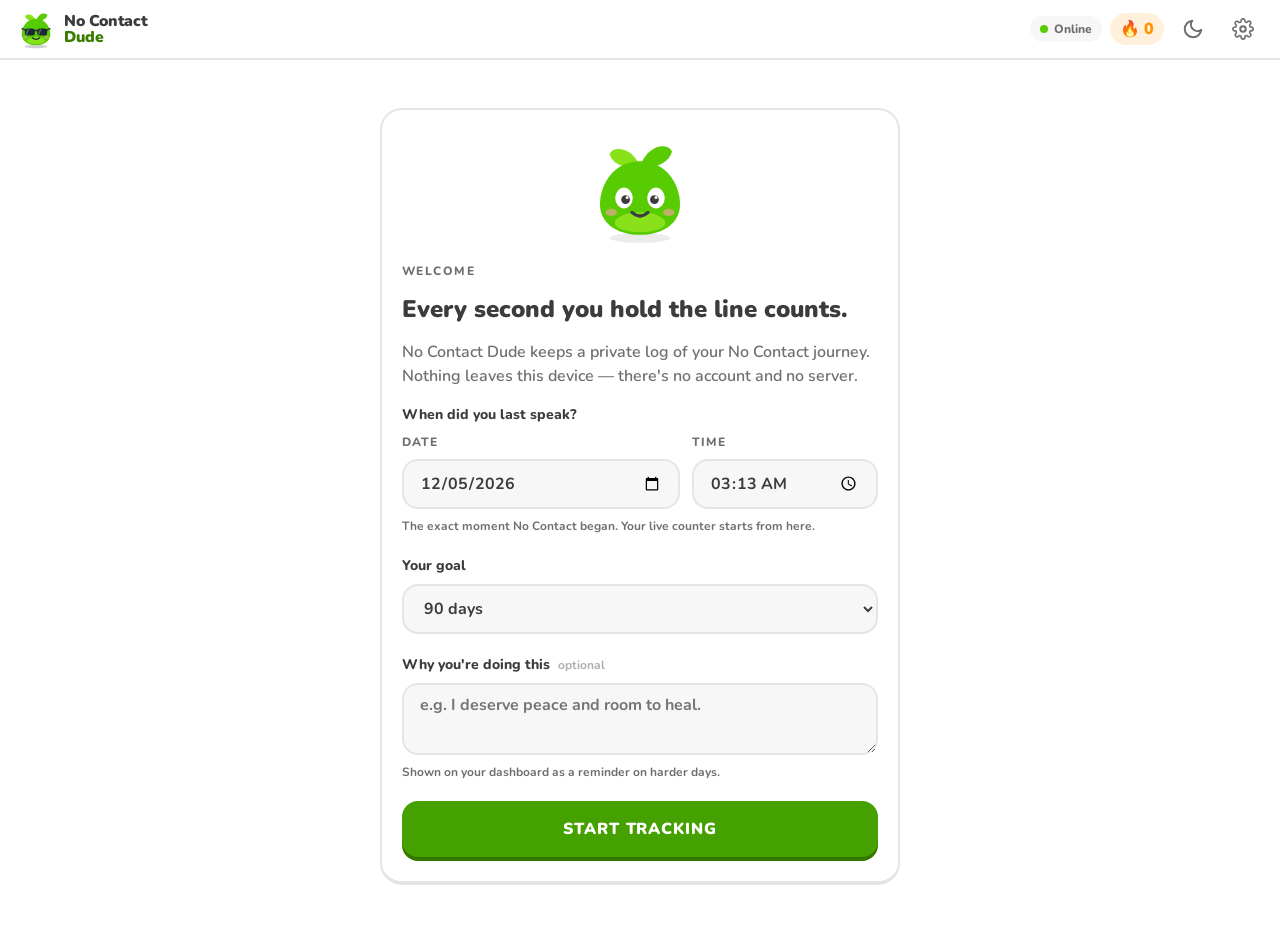
<file: index.html>
<!doctype html>
<html lang="en-GB">
<head>
  <meta charset="utf-8">
  <meta name="viewport" content="width=device-width, initial-scale=1, viewport-fit=cover">
  <title>No Contact Dude — No Contact Tracker</title>
  <meta name="description" content="No Contact Dude: a private, offline-first No Contact tracker. Check-ins, your days in the app and urgent help stay on your device.">

  <!-- PWA -->
  <link rel="manifest" href="manifest.webmanifest">
  <meta name="theme-color" content="#FFFFFF" media="(prefers-color-scheme: light)">
  <meta name="theme-color" content="#131F24" media="(prefers-color-scheme: dark)">
  <link rel="icon" href="icons/icon.svg" type="image/svg+xml">
  <link rel="icon" href="icons/favicon-32.png" sizes="32x32" type="image/png">
  <!-- iOS home-screen support -->
  <link rel="apple-touch-icon" href="icons/apple-touch-icon.png">
  <meta name="apple-mobile-web-app-capable" content="yes">
  <meta name="mobile-web-app-capable" content="yes">
  <meta name="apple-mobile-web-app-status-bar-style" content="black-translucent">
  <meta name="apple-mobile-web-app-title" content="NC Dude">

  <!-- Font (cached by the service worker for offline use; rounded system fonts otherwise) -->
  <link rel="preconnect" href="https://fonts.googleapis.com">
  <link rel="preconnect" href="https://fonts.gstatic.com" crossorigin>
  <link href="https://fonts.googleapis.com/css2?family=Nunito:wght@600;700;800;900&display=swap" rel="stylesheet">

  <link rel="stylesheet" href="css/styles.css">
  <script>
    // Apply saved theme before paint to avoid a flash.
    (function () { try { var t = localStorage.getItem('cd-theme'); if (t) document.documentElement.dataset.theme = t; } catch (e) {} })();
  </script>
</head>
<body class="splashing">
  <script>
    // Watchdog: if the app has not started after a few seconds, or a script fails while starting, offer a one-tap fix
    // (refreshes the app's files; your entries are not touched).
    (function () {
      function show() {
        if (window.__ncReady || document.getElementById('fixit')) return;
        var d = document.createElement('div');
        d.id = 'fixit'; d.setAttribute('role', 'alert');
        d.style.cssText = 'position:fixed;inset:0;z-index:99999;display:grid;place-content:center;gap:14px;padding:24px;text-align:center;background:#fff;color:#3c3c3c;font:700 17px/1.4 system-ui,sans-serif';
        d.innerHTML = '<div style="font-size:44px">🔧</div><div style="font-size:20px;font-weight:900">The app needs a quick refresh</div>' +
          '<div style="max-width:320px;margin:0 auto;font-weight:600">A new version arrived and the old files got in the way. Your entries and notes are safe.</div>' +
          '<button id="fixitBtn" type="button" style="margin:6px auto 0;min-height:56px;padding:0 28px;border:0;border-bottom:4px solid #3d8f00;border-radius:16px;background:#58cc02;color:#fff;font:900 16px system-ui,sans-serif;letter-spacing:.06em;text-transform:uppercase">Refresh the app</button>';
        document.body.appendChild(d);
        document.getElementById('fixitBtn').onclick = function () {
          this.textContent = 'Refreshing…';
          var done = function () { location.reload(); };
          Promise.all([
            navigator.serviceWorker ? navigator.serviceWorker.getRegistrations().then(function (rs) { return Promise.all(rs.map(function (r) { return r.unregister(); })); }) : 0,
            window.caches ? caches.keys().then(function (ks) { return Promise.all(ks.map(function (k) { return caches.delete(k); })); }) : 0
          ]).then(done, done);
        };
      }
      setTimeout(show, 8000);
      window.addEventListener('error', function () { setTimeout(show, 600); });
    })();
  </script>
  <!-- Loading screen: shown on launch while the app opens (app.js fades it out) -->
  <div id="splash" class="splash" role="status" aria-label="Loading No Contact Dude">
    <div class="splash-bg" aria-hidden="true">
      <i class="blob blob-1"></i><i class="blob blob-2"></i>
      <i class="mote"></i><i class="mote"></i><i class="mote"></i><i class="mote"></i><i class="mote"></i><i class="mote"></i><i class="mote"></i>
    </div>
    <div class="splash-center">
      <div class="splash-stage" aria-hidden="true">
        <div class="splash-ripples"><i></i><i></i><i></i></div>
        <span class="logo-slot splash-logo"></span>
      </div>
      <h1 class="splash-title" aria-hidden="true"><span class="w" style="--i:0">No</span> <span class="w" style="--i:1">Contact</span> <span class="w dude" style="--i:2">Dude</span></h1>
      <p class="splash-tag">Every second counts.</p>
    </div>
    <div class="splash-load" aria-hidden="true"><div class="splash-bar"><i></i></div><p>Getting things ready…</p></div>
  </div>

  <!-- The dude: our sprout mascot in sunglasses. Cloned into every .logo-slot by app.js -->
  <template id="logoTpl">
    <svg class="logo-dude" viewBox="0 0 140 140" aria-hidden="true">
      <ellipse cx="70" cy="131" rx="40" ry="6" fill="currentColor" opacity=".18"/>
      <g class="d-body">
        <path d="M70 40C58 14 36 16 32 25c4 15 24 19 38 15Z" fill="#89E219"/>
        <path d="M70 40C82 10 106 12 110 22c-4 16-24 22-40 18Z" fill="#58CC02"/>
        <path d="M70 34C38 34 20 62 20 88c0 24 22 38 50 38s50-14 50-38c0-26-18-54-50-54Z" fill="#58CC02"/>
        <path d="M70 98c-24 0-36 10-30 17 10 10 50 10 60 0 6-7-6-17-30-17Z" fill="#89E219"/>
        <g class="d-eyes"><ellipse cx="50" cy="80" rx="11" ry="13" fill="#fff"/><ellipse cx="90" cy="80" rx="11" ry="13" fill="#fff"/><circle cx="52" cy="82" r="5.5" fill="#3C3C3C"/><circle cx="88" cy="82" r="5.5" fill="#3C3C3C"/></g>
        <g class="d-shades">
          <path d="M33 74 21 69M107 74 119 69" stroke="#1B2A31" stroke-width="4.5" stroke-linecap="round"/>
          <rect x="31" y="68" width="35" height="25" rx="9" fill="#1B2A31"/><rect x="74" y="68" width="35" height="25" rx="9" fill="#1B2A31"/>
          <rect x="64" y="73" width="12" height="5" rx="2.5" fill="#1B2A31"/>
          <path d="M40 71h7l-9 20h-5.5z M83 71h7l-9 20h-5.5z" fill="#fff" opacity=".26"/>
        </g>
        <ellipse cx="33" cy="99" rx="7" ry="4.5" fill="#FF9BAA" opacity=".6"/><ellipse cx="107" cy="99" rx="7" ry="4.5" fill="#FF9BAA" opacity=".6"/>
        <path d="M57 101q13 11 26 0" fill="none" stroke="#1B2A31" stroke-width="4.5" stroke-linecap="round"/>
      </g>
    </svg>
  </template>
  <a class="skip-link" href="#main">Skip to dashboard</a>

  <!-- Friendly sprout mascot, cloned into every .mascot-slot by app.js -->
  <template id="mascotTpl">
    <svg class="mascot" viewBox="0 0 140 140" aria-hidden="true">
      <ellipse class="m-shadow" cx="70" cy="130" rx="38" ry="6"/>
      <g class="m-body">
        <path class="m-leaf m-leaf-l" d="M70 40C58 14 36 16 32 25c4 15 24 19 38 15Z"/>
        <path class="m-leaf m-leaf-r" d="M70 40C82 10 106 12 110 22c-4 16-24 22-40 18Z"/>
        <path class="m-skin" d="M70 34C38 34 20 62 20 88c0 24 22 38 50 38s50-14 50-38c0-26-18-54-50-54Z"/>
        <path class="m-belly" d="M70 98c-24 0-36 10-30 17 10 10 50 10 60 0 6-7-6-17-30-17Z"/>
        <g class="m-eyes">
          <ellipse cx="50" cy="80" rx="11" ry="13" fill="#fff"/><ellipse cx="90" cy="80" rx="11" ry="13" fill="#fff"/>
          <circle cx="52" cy="82" r="5.5" fill="#3C3C3C"/><circle cx="88" cy="82" r="5.5" fill="#3C3C3C"/>
          <circle cx="54" cy="79.5" r="1.9" fill="#fff"/><circle cx="90" cy="79.5" r="1.9" fill="#fff"/>
        </g>
        <ellipse cx="34" cy="98" rx="7" ry="4.5" fill="#FF9BAA" opacity=".6"/><ellipse cx="106" cy="98" rx="7" ry="4.5" fill="#FF9BAA" opacity=".6"/>
        <path d="M60 98q10 9 20 0" fill="none" stroke="#3C3C3C" stroke-width="4" stroke-linecap="round"/>
      </g>
    </svg>
  </template>

  <div class="scroller" id="scroller">
  <header class="topbar">
    <div class="brand">
      <span class="brand-mark logo-slot" aria-hidden="true"></span>
      <span class="brand-name"><span>No Contact</span> <b>Dude</b></span>
    </div>
    <div class="topbar-actions">
      <span class="net-pill" id="netPill" role="status" aria-live="polite"><span class="dot"></span><span class="net-label">Online</span></span>
      <button class="btn btn-ghost btn-sm" id="installBtn" hidden>
        <svg viewBox="0 0 24 24" width="16" height="16" aria-hidden="true"><path d="M12 3v12m0 0-4-4m4 4 4-4M5 21h14" fill="none" stroke="currentColor" stroke-width="2.4" stroke-linecap="round" stroke-linejoin="round"/></svg>
        Install
      </button>
      <span class="streak-chip" id="streakChip" title="Days in a row you opened the app" aria-label="Days in a row you opened the app"><span aria-hidden="true">🔥</span><b id="streakChipNum">0</b></span>
      <button class="icon-btn" id="themeBtn" aria-label="Toggle dark mode">
        <svg viewBox="0 0 24 24" width="22" height="22" aria-hidden="true"><path d="M21 12.8A9 9 0 1 1 11.2 3a7 7 0 0 0 9.8 9.8Z" fill="none" stroke="currentColor" stroke-width="2.2" stroke-linejoin="round"/></svg>
      </button>
      <button class="icon-btn" id="settingsBtn" aria-label="Settings">
        <svg viewBox="0 0 24 24" width="22" height="22" aria-hidden="true"><circle cx="12" cy="12" r="3" fill="none" stroke="currentColor" stroke-width="2.2"/><path d="M19.4 15a1.7 1.7 0 0 0 .3 1.8l.1.1a2 2 0 1 1-2.8 2.8l-.1-.1a1.7 1.7 0 0 0-1.8-.3 1.7 1.7 0 0 0-1 1.5V21a2 2 0 1 1-4 0v-.1a1.7 1.7 0 0 0-1.1-1.5 1.7 1.7 0 0 0-1.8.3l-.1.1a2 2 0 1 1-2.8-2.8l.1-.1a1.7 1.7 0 0 0 .3-1.8 1.7 1.7 0 0 0-1.5-1H3a2 2 0 1 1 0-4h.1a1.7 1.7 0 0 0 1.5-1.1 1.7 1.7 0 0 0-.3-1.8l-.1-.1a2 2 0 1 1 2.8-2.8l.1.1a1.7 1.7 0 0 0 1.8.3H9a1.7 1.7 0 0 0 1-1.5V3a2 2 0 1 1 4 0v.1a1.7 1.7 0 0 0 1 1.5 1.7 1.7 0 0 0 1.8-.3l.1-.1a2 2 0 1 1 2.8 2.8l-.1.1a1.7 1.7 0 0 0-.3 1.8V9a1.7 1.7 0 0 0 1.5 1H21a2 2 0 1 1 0 4h-.1a1.7 1.7 0 0 0-1.5 1Z" fill="none" stroke="currentColor" stroke-width="1.8"/></svg>
      </button>
    </div>
  </header>

  <main id="main">
    <!-- Loading skeleton -->
    <section id="loading" class="loading" aria-busy="true" aria-label="Loading">
      <div class="skeleton sk-hero"></div><div class="skeleton sk-card"></div>
    </section>

    <!-- Onboarding -->
    <section id="onboarding" class="onboarding card" hidden aria-labelledby="obTitle">
      <div class="mascot-slot mascot-lg"></div>
      <p class="eyebrow">Welcome</p>
      <h1 id="obTitle" class="display">Every second you hold the line counts.</h1>
      <p class="muted">No Contact Dude keeps a private log of your No Contact journey. Nothing leaves this device — there's no account and no server.</p>
      <form id="onboardForm" class="stack">
        <fieldset class="field-group">
          <legend class="field-label">When did you last speak?</legend>
          <div class="row-2">
            <label class="field"><span class="field-sub">Date</span><input type="date" name="startDate" required></label>
            <label class="field"><span class="field-sub">Time</span><input type="time" name="startTime" required></label>
          </div>
          <span class="field-hint">The exact moment No Contact began. Your live counter starts from here.</span>
        </fieldset>
        <label class="field">
          <span class="field-label">Your goal</span>
          <select name="goal">
            <option value="30">30 days</option>
            <option value="60">60 days</option>
            <option value="90" selected>90 days</option>
            <option value="180">180 days</option>
            <option value="365">1 year</option>
          </select>
        </label>
        <label class="field">
          <span class="field-label">Why you're doing this <span class="optional">optional</span></span>
          <textarea name="reason" rows="2" maxlength="200" placeholder="e.g. I deserve peace and room to heal."></textarea>
          <span class="field-hint">Shown on your dashboard as a reminder on harder days.</span>
        </label>
        <button class="btn btn-primary btn-lg btn-block" type="submit">Start tracking</button>
      </form>
    </section>

    <!-- Dashboard -->
    <div id="dashboard" class="dashboard" hidden>

      <!-- Home: the calm orb and today's status -->
      <div class="page" id="page-home" data-page="home">
      <!-- Calm centrepiece: a breathing orb, ripples, and a bead that circles once a minute -->
      <section class="sky" aria-labelledby="heroLabel">
        <div class="sky-bg" aria-hidden="true">
          <i class="blob blob-1"></i><i class="blob blob-2"></i>
          <i class="mote"></i><i class="mote"></i><i class="mote"></i><i class="mote"></i><i class="mote"></i><i class="mote"></i><i class="mote"></i>
        </div>

        <p class="eyebrow sky-eyebrow" id="heroLabel">Days of No Contact</p>

        <div class="orb-stage">
          <div class="ripples" aria-hidden="true"><i></i><i></i><i></i></div>
          <svg class="orb-ring" viewBox="0 0 260 260" aria-hidden="true">
            <circle class="ring-track" cx="130" cy="130" r="112"/>
            <circle class="ring-fill" id="ringFill" cx="130" cy="130" r="112"/>
          </svg>
          <div class="orbit" id="orbit" aria-hidden="true"><i class="bead"></i></div>
          <div class="orb">
            <span class="orb-days" id="daysCount">0</span>
            <span class="orb-unit" id="daysUnit">days</span>
          </div>
          <button type="button" class="orb-hit" id="orbBtn" aria-haspopup="dialog" aria-label="Open your days: pop a balloon for every day you kept"></button>
        </div>
        <p class="orb-hint" aria-hidden="true">Tap the circle to play with your days</p>

        <div class="live-clock" id="liveClock" role="timer" aria-live="off" aria-label="Time since your last contact, updating every second">
          <span class="clock-unit"><b id="clkH">00</b><small>hours</small></span>
          <span class="clock-sep" aria-hidden="true">:</span>
          <span class="clock-unit"><b id="clkM">00</b><small>min</small></span>
          <span class="clock-sep" aria-hidden="true">:</span>
          <span class="clock-unit"><b id="clkS">00</b><small>sec</small></span>
        </div>

        <p class="peace"><b id="totalSecs">0</b> seconds of peace</p>
        <p class="tagline">Every second <strong>COUNTS!</strong></p>
        <p class="since" id="sinceLabel"></p>
        <blockquote class="reason" id="reasonQuote" hidden></blockquote>

        <div class="sky-foot">
          <div class="goal-chip"><strong id="goalPct">0%</strong> <span id="goalLabel">of 90 days</span></div>
          <div class="milestone-bar">
            <div class="milestone-head"><span>Next milestone</span><strong id="nextMilestone">—</strong></div>
            <div class="bar" role="progressbar" aria-label="Progress to next milestone" aria-valuemin="0" aria-valuemax="100" id="milestoneBar"><span id="milestoneFill"></span></div>
          </div>
        </div>
      </section>

        <section class="card today-card" aria-labelledby="todayTitle">
          <div class="today-row">
            <span class="today-ico" id="todayIco" aria-hidden="true">📝</span>
            <div class="today-text"><h2 id="todayTitle">Today</h2><p class="muted" id="todayText">You haven’t checked in yet.</p></div>
          </div>
          <a class="btn btn-primary btn-block" id="todayBtn" href="#checkin">Check in now</a>
        </section>
      </div>

      <!-- Check-in: your week, today's goal and form, patterns, past entries and a reminder -->
      <div class="page" id="page-checkin" data-page="checkin" hidden>
        <h1 class="page-title">Check-in</h1>

        <section class="card week-card" aria-labelledby="weekTitle">
          <div class="card-head">
            <h2 id="weekTitle">This week</h2>
            <span class="streak-pill" id="weekStreak">🔥 0 days in the app</span>
          </div>
          <div class="week" id="weekStrip" role="group" aria-label="Your last 7 days. Tap a day to open it."></div>
        </section>

        <section class="card checkin" aria-labelledby="checkinTitle">
          <div class="card-head">
            <h2 id="checkinTitle">Today's check-in</h2>
            <span class="badge" id="checkinBadge" hidden>Done ✓</span>
          </div>

          <div id="checkinDone" class="checkin-done" hidden>
            <div class="done-banner"><span class="done-check" aria-hidden="true">✓</span><p id="checkinSummary"></p></div>
            <div class="done-details" id="doneDetails"></div>
            <button class="btn btn-ghost btn-block" id="editTodayBtn">Edit today's entry</button>
            <div class="urge-tips">
              <h3>When the urge hits</h3>
              <ul>
                <li>Wait 20 minutes. Urges peak and pass.</li>
                <li>Write what you'd say in a note here instead of sending it.</li>
                <li>Message a friend who knows what you're working on.</li>
                <li>Re-read your reason. You chose this for a good reason.</li>
              </ul>
            </div>
          </div>

          <p class="muted inline-editing" id="inlineEditingNote" hidden>You’re editing an entry in the pop-up window.</p>
          <div id="formSlot">
          <form id="checkinForm" class="stack">
            <button class="btn btn-ghost btn-block quick-held" type="button" id="quickHeldBtn">⚡ Quick save: I held today</button>

            <fieldset class="status-choice">
              <legend class="field-label">How did today go?</legend>
              <label class="choice choice-held">
                <input type="radio" name="status" value="held" checked>
                <span class="choice-card"><span class="choice-icon" aria-hidden="true">✓</span><span class="choice-text"><strong>I held No Contact</strong><small>No calls, texts, or checking their profiles</small></span></span>
              </label>
              <label class="choice choice-contact">
                <input type="radio" name="status" value="contact">
                <span class="choice-card"><span class="choice-icon" aria-hidden="true">✕</span><span class="choice-text"><strong>I had contact</strong><small>Restarts the count — and that's okay</small></span></span>
              </label>
            </fieldset>

            <div class="contact-time" id="contactTimeRow" hidden>
              <label class="field">
                <span class="field-label">What time was the contact?</span>
                <input type="time" name="time">
              </label>
              <span class="field-hint">Your counter restarts from this exact moment.</span>
            </div>

            <fieldset class="mood">
              <legend class="field-label">Mood</legend>
              <div class="mood-row">
                <label><input type="radio" name="mood" value="1" aria-label="Very low"><span title="Very low">😞</span></label>
                <label><input type="radio" name="mood" value="2" aria-label="Low"><span title="Low">😕</span></label>
                <label><input type="radio" name="mood" value="3" aria-label="Okay" checked><span title="Okay">😐</span></label>
                <label><input type="radio" name="mood" value="4" aria-label="Good"><span title="Good">🙂</span></label>
                <label><input type="radio" name="mood" value="5" aria-label="Great"><span title="Great">😄</span></label>
              </div>
              <div class="mood-scale"><span>Very low</span><span>Great</span></div>
            </fieldset>

            <label class="field">
              <span class="field-label">Urge to reach out <output id="urgeOut">0</output>/10</span>
              <input type="range" name="urge" min="0" max="10" value="0" id="urgeInput">
            </label>
            <div class="urge-alert" id="urgeAlert" role="status" hidden>
              <p><strong>That’s a peak.</strong> It will pass — don’t send anything yet.</p>
              <button class="btn btn-urgent btn-sm" type="button" id="urgeAlertBtn">Open urgent help</button>
            </div>

            <label class="field note-field">
              <span class="field-label">How do I feel? <span class="optional">just write</span></span>
              <textarea name="note" class="autosize" rows="7" maxlength="2000" placeholder="Random thoughts, how I feel right now, anything at all…"></textarea>
              <span class="field-hint"><output id="noteCount">0</output>/2000</span>
            </label>

            <details class="more">
              <summary><span class="more-ico" aria-hidden="true">🌪️</span><span class="more-title">What triggered you?</span><span class="more-count" id="triggerCount"></span></summary>
              <div class="more-body"><div class="picks" id="triggerPicks"></div>
                <label class="field" id="triggerOtherField" hidden><span class="field-label">What was it? <span class="optional">optional</span></span><textarea name="triggerOther" class="autosize" rows="3" maxlength="1000" placeholder="Write as much as you need. This is just for you."></textarea><span class="field-hint"><span id="triggerOtherCount">0</span>/1000</span></label></div>
            </details>

            <label class="field" id="dateField">
              <span class="field-label">Date</span>
              <input type="date" name="date" required>
            </label>

            <div class="form-actions">
              <button class="btn btn-primary btn-lg" type="submit" id="saveBtn">Save check-in</button>
              <button class="btn btn-ghost btn-lg" type="button" id="cancelEditBtn" hidden>Cancel</button>
            </div>
          </form>
          </div>
        </section>

        <section class="card insights-card" aria-labelledby="insTitle">
          <div class="card-head"><h2 id="insTitle">Your patterns</h2></div>
          <p class="muted small" id="insHint">Check in on a few more days and your patterns will show up here.</p>
          <div id="insBody" hidden>
            <div class="insight-tiles" id="insTiles"></div>
            <div class="chart-wrap" id="chartMood"></div>
            <div class="chart-wrap" id="chartUrge"></div>
            <details class="tablebox"><summary>Show as a table</summary><div class="table-scroll"><table class="data-table" id="insTable"></table></div></details>
          </div>
        </section>

        <section class="card log-card" aria-labelledby="logTitle">
          <div class="card-head"><h2 id="logTitle">Recent entries</h2></div>
          <div class="chips filters" id="logFilters" role="group" aria-label="Filter entries"></div>
          <ul class="log" id="log"></ul>
          <div class="empty" id="logEmpty" hidden>
            <p><strong id="logEmptyTitle">No check-ins yet.</strong></p>
            <p class="muted" id="logEmptyText">Your first one takes about ten seconds.</p>
          </div>
          <button class="btn btn-ghost btn-block" type="button" id="logMore" hidden>Show more</button>
        </section>

        <section class="card reminder-card" aria-labelledby="remTitle">
          <h2 id="remTitle">Daily reminder</h2>
          <p class="muted small">Adds a repeating reminder to your calendar app. It’s the most reliable way to get a nudge, because this app never needs a server.</p>
          <div class="reminder-row">
            <label class="field"><span class="field-sub">Time</span><input type="time" id="reminderTime" value="21:00"></label>
            <button class="btn btn-ghost" type="button" id="reminderBtn">📅 Add to calendar</button>
          </div>
        </section>
      </div>

      <!-- Progress: stats, heatmap and milestones -->
      <div class="page" id="page-progress" data-page="progress" hidden>
        <h1 class="page-title">Progress</h1>
        <section class="stats" aria-label="Statistics">
          <div class="stat"><span class="stat-ico" aria-hidden="true">🏆</span><span class="stat-value" id="statLongest">0</span><span class="stat-label">Longest run</span><span class="stat-sub">days</span></div>
          <div class="stat"><span class="stat-ico" aria-hidden="true">🔥</span><span class="stat-value" id="statStreak">0</span><span class="stat-label">Days in the app</span><span class="stat-sub">in a row</span></div>
          <div class="stat"><span class="stat-ico" aria-hidden="true">✅</span><span class="stat-value" id="statTotal">0</span><span class="stat-label">Check-ins</span><span class="stat-sub" id="statTotalSub">logged</span></div>
          <div class="stat"><span class="stat-ico" id="statMoodIco" aria-hidden="true">🙂</span><span class="stat-value" id="statMood">—</span><span class="stat-label">Mood, last 7</span><span class="stat-sub" id="statUrge">avg urge —</span></div>
        </section>

      <section class="card calendar-card" aria-labelledby="calTitle">
        <div class="card-head">
          <h2 id="calTitle">Last 15 weeks</h2>
          <div class="legend" aria-hidden="true">
            <span><i class="sw sw-held"></i>Held</span>
            <span><i class="sw sw-contact"></i>Contact</span>
            <span><i class="sw sw-missed"></i>No entry</span>
          </div>
        </div>
        <div class="calendar-wrap">
          <div class="cal-days" aria-hidden="true"><span>Mon</span><span></span><span>Wed</span><span></span><span>Fri</span><span></span><span>Sun</span></div>
          <div class="calendar" id="calendar" role="grid" aria-label="Check-in calendar"></div>
        </div>
      </section>

      <section class="card milestones-card" aria-labelledby="msTitle">
        <h2 id="msTitle">Milestones</h2>
        <ul class="milestones" id="milestones"></ul>
      </section>
      </div>

      <!-- Help: urgent help, quick tools and what you've survived -->
      <div class="page" id="page-help" data-page="help" hidden>
        <h1 class="page-title">Help</h1>
      <section class="card sos-card" aria-labelledby="sosTitle">
        <div class="mascot-slot mascot-md"></div>
        <h2 id="sosTitle">Feeling the urge?</h2>
        <p class="muted">Take a breath first. We’ll walk you through it, one step at a time.</p>
        <button class="btn btn-urgent btn-lg btn-block" type="button" id="urgentBtn">
          <svg viewBox="0 0 24 24" width="20" height="20" aria-hidden="true"><path d="M12 3 2.5 20h19L12 3Zm0 6v5m0 3v.01" fill="none" stroke="currentColor" stroke-width="2.4" stroke-linecap="round" stroke-linejoin="round"/></svg>
          I want to reach out right now
        </button>
        <button type="button" class="btn btn-ghost btn-block" id="urgeNotesBtn">📒 My urge notes</button>
      </section>

        <section class="card check-card" aria-labelledby="checkCardTitle">
          <h2 id="checkCardTitle">Want to check on him?</h2>
          <p class="muted small">Looking will not change anything. Pick what you are tempted to open, and take one minute first.</p>
          <div class="tools">
            <button type="button" class="tool" data-check="account"><span class="tool-ico" aria-hidden="true">👤</span><strong>His account</strong><small>Social media</small></button>
            <button type="button" class="tool" data-check="group"><span class="tool-ico" aria-hidden="true">👥</span><strong>The group</strong><small>Chat or community</small></button>
            <button type="button" class="tool tool-wide" data-check="gmail"><span class="tool-ico" aria-hidden="true">✉️</span><strong>My Gmail</strong><small>Looking for a message from him</small></button>
          </div>
          <div class="check-pending" id="checkPending" hidden></div>
          <p class="muted small check-count" id="checkCount" hidden></p>
          <button type="button" class="btn btn-ghost btn-block" id="notesBtn">📒 My notes</button>
        </section>

        <section class="card game-card" aria-labelledby="gameCardTitle">
          <h2 id="gameCardTitle">Distract me</h2>
          <p class="muted small">Give your hands and mind something else to do for a few minutes. The urge will pass.</p>
          <div class="tools">
            <button type="button" class="tool" data-game="swipe"><span class="tool-ico" aria-hidden="true">👋</span><strong>Swipe away</strong><small>Clear your mind</small></button>
            <button type="button" class="tool" data-game="bubbles"><span class="tool-ico" aria-hidden="true">🫧</span><strong>Count &amp; pop</strong><small>Drifting bubbles</small></button>
            <button type="button" class="tool" data-game="sort"><span class="tool-ico" aria-hidden="true">🧪</span><strong>Sort</strong><small>Pour the colours</small></button>
            <button type="button" class="tool" data-game="echo"><span class="tool-ico" aria-hidden="true">🔔</span><strong>Echo</strong><small>Repeat the pattern</small></button>
            <button type="button" class="tool" data-game="memory" id="playMemory"><span class="tool-ico" aria-hidden="true">🃏</span><strong>Memory match</strong><span class="pick-best" data-best="memory"></span><small>Find the pairs</small></button>
            <button type="button" class="tool" data-game="merge" id="playMerge"><span class="tool-ico" aria-hidden="true">🔢</span><strong>Merge</strong><small>Swipe and combine numbers</small></button>
          </div>
        </section>

        <section class="card tools-card" aria-labelledby="toolsTitle">
          <h2 id="toolsTitle">Quick tools</h2>
          <p class="muted small">Jump straight to one thing if you don’t need the whole rescue.</p>
          <div class="tools">
            <button type="button" class="tool" data-step="1"><span class="tool-ico" aria-hidden="true">🫁</span><strong>Breathe</strong><small>3 slow rounds</small></button>
            <button type="button" class="tool" data-step="2"><span class="tool-ico" aria-hidden="true">🖐️</span><strong>Ground yourself</strong><small>5-4-3-2-1</small></button>
            <button type="button" class="tool" data-step="4"><span class="tool-ico" aria-hidden="true">✍️</span><strong>Let it out</strong><small>Write it, then let go</small></button>
            <button type="button" class="tool" data-step="5"><span class="tool-ico" aria-hidden="true">⏱️</span><strong>Wave timer</strong><small>5, 10 or 20 minutes</small></button>
          </div>
        </section>

        <section class="stats" aria-label="Urges you've ridden out">
          <div class="stat"><span class="stat-ico" aria-hidden="true">🛡️</span><span class="stat-value" id="statUrgesSurvived">0</span><span class="stat-label">Urges survived</span><span class="stat-sub">with urgent help</span></div>
          <div class="stat"><span class="stat-ico" aria-hidden="true">🌊</span><span class="stat-value" id="statRelief">—</span><span class="stat-label">Average relief</span><span class="stat-sub" id="statReliefSub">urge points dropped</span></div>
        </section>

        <section class="card remember-card" aria-labelledby="rememberTitle">
          <h2 id="rememberTitle">Remember</h2>
          <ul class="urge-list">
            <li>Urges peak and pass, usually within 20 minutes.</li>
            <li>Relief from sending lasts minutes. The setback can last days.</li>
            <li>You chose this for a good reason. Re-read it when it’s hard.</li>
            <li>Every second COUNTS!</li>
          </ul>
        </section>
      </div>
    </div>
  </main>
  </div>

  <!-- App-style bottom menu -->
  <nav class="tabbar" id="tabbar" aria-label="Sections">
    <div class="tabbar-inner">
      <a class="tab" id="tab-home" href="#home" data-tab="home">
        <svg viewBox="0 0 24 24" aria-hidden="true"><path d="M3.5 11.2 12 3.5l8.5 7.7V19a1.5 1.5 0 0 1-1.5 1.5h-4.2v-6H9.2v6H5A1.5 1.5 0 0 1 3.5 19v-7.8Z"/></svg><span>Home</span>
      </a>
      <a class="tab" id="tab-checkin" href="#checkin" data-tab="checkin">
        <svg viewBox="0 0 24 24" aria-hidden="true"><circle cx="12" cy="12" r="8.5"/><path d="m8.2 12.3 2.7 2.7 5-5.4"/></svg><span>Check-in</span><i class="tab-dot" id="checkinDot" hidden aria-label="Not checked in yet"></i>
      </a>
      <a class="tab" id="tab-progress" href="#progress" data-tab="progress">
        <svg viewBox="0 0 24 24" aria-hidden="true"><path d="M5.5 20v-7M12 20V4.5M18.5 20v-10.5"/></svg><span>Progress</span>
      </a>
      <a class="tab tab-sos" id="tab-help" href="#help" data-tab="help">
        <svg viewBox="0 0 24 24" aria-hidden="true"><circle cx="12" cy="12" r="8.5"/><circle cx="12" cy="12" r="3.4"/><path d="m6 6 3.6 3.6m4.8 4.8L18 18m0-12-3.6 3.6M9.6 14.4 6 18"/></svg><span>Help</span>
      </a>
    </div>
  </nav>

  <!-- Urgent help: a guided, step-by-step rescue for the peak of an urge. Steps are rendered by app.js. -->
        <dialog id="checkDialog" class="check" aria-labelledby="checkTitle"><div class="check-inner">
    <header class="check-top">
      <button class="game-nav" type="button" id="checkBack" aria-label="Back" hidden><svg viewBox="0 0 24 24" width="22" height="22" aria-hidden="true"><path d="M15 5 8 12l7 7" fill="none" stroke="currentColor" stroke-width="3" stroke-linecap="round" stroke-linejoin="round"/></svg></button>
      <div class="step-dots" id="checkDots" role="presentation"></div>
      <h2 id="checkTitle" class="sr-only" tabindex="-1">Before you look</h2>
      <button class="game-nav" type="button" id="checkClose" aria-label="Close"><svg viewBox="0 0 24 24" width="20" height="20" aria-hidden="true"><path d="M6 6l12 12M18 6 6 18" fill="none" stroke="currentColor" stroke-width="3" stroke-linecap="round"/></svg></button>
    </header>
    <div class="check-body">
      <section id="cs-truth" class="check-stage">
        <h3 class="check-big">Before you look</h3>
        <div class="disclaimer" role="note">
          <strong>🛑 Looking at <span id="checkWhat">his account</span> will not change anything.</strong>
          <ul>
            <li>Nothing you find will fix it, explain it or make it hurt less.</li>
            <li>You do not need to say anything to him. You never owe him a message.</li>
            <li id="checkLine"></li>
          </ul>
        </div>
        <h3 class="check-h">Remember how it really ended</h3>
        <div id="hurtList" class="hurt-list"></div>
        <p class="muted small" id="hurtEmpty">Write the words he said that hurt, exactly as he said them. They stay on this device and are part of your backup.</p>
        <button type="button" class="btn btn-ghost btn-sm" id="hurtOpen">✏️ Edit</button>
        <div id="hurtEdit" hidden>
          <label class="field"><span class="field-label">One per line</span><textarea id="hurtText" rows="4" maxlength="1600" placeholder="His words, one per line"></textarea></label>
          <button type="button" class="btn btn-primary btn-sm" id="hurtSave">Save</button>
        </div>
      </section>
      <section id="cs-why" class="check-stage" hidden>
        <h3 class="check-big">Why do you want to reach out right now?</h3>
        <p class="muted">Write it down, honestly. Even one line. It is saved in your notes so you can read it later.</p>
        <label class="field"><span class="sr-only">Why do you want to reach out right now</span><textarea id="whyText" rows="5" maxlength="1000" placeholder="Right now I want to check because…"></textarea></label>
        <div class="picks" id="whyStarters" aria-label="Ways to begin"></div>
      </section>
      <section id="cs-faith" class="check-stage" hidden>
        <div class="faith">
          <i class="ray r1"></i><i class="ray r2"></i><i class="ray r3"></i>
          <div class="calm-orb" aria-hidden="true"></div>
          <p class="faith-text" id="thoughtText"></p>
        </div>
        <button type="button" class="btn btn-ghost btn-sm" id="thoughtEditBtn">✏️ Change this thought</button>
        <div id="thoughtEdit" hidden>
          <label class="field"><span class="field-label">Your thought</span><textarea id="thoughtInput" rows="4" maxlength="400"></textarea></label>
          <button type="button" class="btn btn-primary btn-sm" id="thoughtSave">Save</button>
        </div>
      </section>
      <section id="cs-ask" class="check-stage" hidden>
        <h3 class="check-big" id="askTitle">Do you still want to check?</h3>
        <div id="echoList" class="echo-list"></div>
        <button type="button" class="btn btn-primary btn-lg btn-block" id="askNo">No. I do not want to</button>
        <button type="button" class="btn btn-ghost btn-lg btn-block" id="askYes">Yes, I still do</button>
      </section>
      <section id="cs-swipe" class="check-stage" hidden>
        <div class="flick-pips" id="flickPips" aria-hidden="true"></div>
        <div class="mind" id="mindStage">
          <i class="thought t1"></i><i class="thought t2"></i><i class="thought t3"></i>
          <button type="button" class="him" id="himToken" aria-label="Him. Swipe him out of your mind, or press Enter to push him away">
            <svg viewBox="0 0 100 100" aria-hidden="true"><circle cx="50" cy="38" r="17"/><path d="M16 92c2-24 17-34 34-34s32 10 34 34Z"/></svg>
            <span class="him-badge" aria-hidden="true">👤</span>
          </button>
          <div class="mind-empty" aria-hidden="true"><svg class="bloom" viewBox="0 0 200 200" aria-hidden="true">
            <defs>
              <radialGradient id="bloomGlow" cx="50%" cy="50%" r="50%"><stop offset="0" stop-color="#fff6d8" stop-opacity=".95"/><stop offset=".5" stop-color="#ffd98a" stop-opacity=".45"/><stop offset="1" stop-color="#ffd98a" stop-opacity="0"/></radialGradient>
              <linearGradient id="bloomPetal" x1="0" y1="1" x2="0" y2="0"><stop offset="0" stop-color="#ff9ec7"/><stop offset=".55" stop-color="#ffc9a8"/><stop offset="1" stop-color="#fff0c4"/></linearGradient>
              <linearGradient id="bloomPetal2" x1="0" y1="1" x2="0" y2="0"><stop offset="0" stop-color="#c8a2ff"/><stop offset="1" stop-color="#ffe3f0"/></linearGradient>
            </defs>
            <circle class="b-glow" cx="100" cy="100" r="96" fill="url(#bloomGlow)"/>
            <g class="b-ring"><circle cx="100" cy="100" r="82" fill="none" stroke="#fff" stroke-opacity=".5" stroke-width="1.5" stroke-dasharray="2 7" stroke-linecap="round"/></g>
            <g class="b-petals back"><path d="M100 100C80 74 82 36 100 16c18 20 20 58 0 84Z" transform="rotate(22.5 100 100)" fill="url(#bloomPetal2)" fill-opacity=".8"/><path d="M100 100C80 74 82 36 100 16c18 20 20 58 0 84Z" transform="rotate(67.5 100 100)" fill="url(#bloomPetal2)" fill-opacity=".8"/><path d="M100 100C80 74 82 36 100 16c18 20 20 58 0 84Z" transform="rotate(112.5 100 100)" fill="url(#bloomPetal2)" fill-opacity=".8"/><path d="M100 100C80 74 82 36 100 16c18 20 20 58 0 84Z" transform="rotate(157.5 100 100)" fill="url(#bloomPetal2)" fill-opacity=".8"/><path d="M100 100C80 74 82 36 100 16c18 20 20 58 0 84Z" transform="rotate(202.5 100 100)" fill="url(#bloomPetal2)" fill-opacity=".8"/><path d="M100 100C80 74 82 36 100 16c18 20 20 58 0 84Z" transform="rotate(247.5 100 100)" fill="url(#bloomPetal2)" fill-opacity=".8"/><path d="M100 100C80 74 82 36 100 16c18 20 20 58 0 84Z" transform="rotate(292.5 100 100)" fill="url(#bloomPetal2)" fill-opacity=".8"/><path d="M100 100C80 74 82 36 100 16c18 20 20 58 0 84Z" transform="rotate(337.5 100 100)" fill="url(#bloomPetal2)" fill-opacity=".8"/></g>
            <g class="b-petals front"><path d="M100 100C78 70 82 32 100 8c18 24 22 62 0 92Z" transform="rotate(0 100 100)" fill="url(#bloomPetal)" fill-opacity=".95"/><path d="M100 100C78 70 82 32 100 8c18 24 22 62 0 92Z" transform="rotate(45 100 100)" fill="url(#bloomPetal)" fill-opacity=".95"/><path d="M100 100C78 70 82 32 100 8c18 24 22 62 0 92Z" transform="rotate(90 100 100)" fill="url(#bloomPetal)" fill-opacity=".95"/><path d="M100 100C78 70 82 32 100 8c18 24 22 62 0 92Z" transform="rotate(135 100 100)" fill="url(#bloomPetal)" fill-opacity=".95"/><path d="M100 100C78 70 82 32 100 8c18 24 22 62 0 92Z" transform="rotate(180 100 100)" fill="url(#bloomPetal)" fill-opacity=".95"/><path d="M100 100C78 70 82 32 100 8c18 24 22 62 0 92Z" transform="rotate(225 100 100)" fill="url(#bloomPetal)" fill-opacity=".95"/><path d="M100 100C78 70 82 32 100 8c18 24 22 62 0 92Z" transform="rotate(270 100 100)" fill="url(#bloomPetal)" fill-opacity=".95"/><path d="M100 100C78 70 82 32 100 8c18 24 22 62 0 92Z" transform="rotate(315 100 100)" fill="url(#bloomPetal)" fill-opacity=".95"/></g>
            <circle cx="100" cy="100" r="15" fill="#fff6d8"/><circle cx="100" cy="100" r="8" fill="#ffd25a"/>
          </svg></div>
        </div>
        <p class="balloon-note" id="flickNote" aria-live="polite"></p>
        <button type="button" class="btn btn-ghost btn-sm" id="pushBtn">Push him away</button>
      </section>
      <section id="cs-calm" class="check-stage" hidden>
        <div class="calm-card"><p class="calm-ico" aria-hidden="true">🌿</p><h3>He is not here.</h3>
          <p>That space in your mind is yours again. Notice how quiet it is. Take one slow breath in, and let it out.</p>
          <p class="win-badge" id="calmCount"></p></div>
        <button type="button" class="btn btn-primary btn-lg btn-block" id="calmDone">I am okay</button>
        <button type="button" class="btn btn-ghost btn-lg btn-block" id="calmGame">🎮 Play something calm</button>
      </section>
      <section id="cs-wait" class="check-stage" hidden>
        <h3 class="check-big">Wait twenty minutes</h3>
        <p class="muted">Urges peak and pass. Do something else, then come back and answer again.</p>
        <div class="wait-ring">
          <svg viewBox="0 0 160 160" aria-hidden="true"><circle class="w-track" cx="80" cy="80" r="70"/><circle class="w-fill" id="waitRing" cx="80" cy="80" r="70"/></svg>
          <div class="wait-mid"><b id="waitClock">20:00</b><span>until you ask yourself again</span></div>
          <div class="calm-orb small" aria-hidden="true"></div>
        </div>
        <button type="button" class="btn btn-primary btn-lg btn-block" id="waitGame">🎮 Play something calm</button>
        <button type="button" class="btn btn-ghost btn-lg btn-block" id="waitLater">Close. I will come back</button>
      </section>
      <section id="cs-report" class="check-stage" hidden>
        <h3 class="check-big">Write a short report</h3>
        <p class="muted">It is your choice, and you will not be judged. Looking is information. Write it down so next time you can read it.</p>
        <label class="field"><span class="field-label">Why did I need to check, and what was the real reason?</span><textarea id="repReason" rows="3" maxlength="1000"></textarea></label>
        <label class="field"><span class="field-label">How did I feel afterwards?</span><textarea id="repFelt" rows="3" maxlength="1000" placeholder="Write it after you look. Be honest."></textarea></label>
        <button type="button" class="btn btn-primary btn-lg btn-block" id="repSave">Save my report</button>
        <button type="button" class="btn btn-ghost btn-lg btn-block" id="repLater">I will write how I felt after I look</button>
      </section>
      <section id="cs-done" class="check-stage" hidden>
        <div class="calm-card"><p class="calm-ico" aria-hidden="true">📒</p><h3>Saved.</h3>
          <p>Thank you for being honest. Your note is saved and you can edit it any time. Next time you ask yourself this question, you will see what you wrote.</p></div>
        <button type="button" class="btn btn-primary btn-lg btn-block" id="doneClose">Done</button>
        <button type="button" class="btn btn-ghost btn-lg btn-block" id="doneNotes">📒 See my notes</button>
      </section>
      <section id="cs-notes" class="check-stage" hidden>
        <h3 class="check-big">My notes</h3>
        <p class="muted small" id="notesEmpty">Nothing here yet. When you pause before checking on him, what you write is saved here.</p>
        <ul class="notes-list" id="notesList"></ul>
      </section>
      <section id="cs-urges" class="check-stage" hidden>
        <h3 class="check-big">My urge notes</h3>
        <p class="muted small" id="urgesEmpty">Nothing here yet. When you go through the urgent-help steps, what you write and how you felt is saved here.</p>
        <ul class="notes-list" id="urgesList"></ul>
      </section>
      <section id="cs-uedit" class="check-stage" hidden>
        <h3 class="check-big">Edit urge note</h3>
        <label class="field" id="ueOtherField"><span class="field-label">What was pulling at me, in my words</span><textarea id="ueOther" rows="3" maxlength="500"></textarea></label>
        <label class="field"><span class="field-label">What I did</span><textarea id="ueDid" rows="4" maxlength="800"></textarea></label>
        <button type="button" class="btn btn-primary btn-lg btn-block" id="ueSave">Save changes</button>
      </section>
      <section id="cs-edit" class="check-stage" hidden>
        <h3 class="check-big">Edit note</h3>
        <label class="field"><span class="field-label">Why I wanted to reach out</span><textarea id="editWhy" rows="3" maxlength="1000"></textarea></label>
        <label class="field"><span class="field-label">The real reason</span><textarea id="editReason" rows="3" maxlength="1000"></textarea></label>
        <label class="field"><span class="field-label">How I felt afterwards</span><textarea id="editFelt" rows="3" maxlength="1000"></textarea></label>
        <label class="field"><span class="field-label">How did it end?</span><select id="editOutcome"><option value="resisted">I did not look</option><option value="waited">I waited, then did not look</option><option value="checked">I looked</option></select></label>
        <button type="button" class="btn btn-primary btn-lg btn-block" id="editSave">Save changes</button>
      </section>
    </div>
    <footer class="check-foot" id="checkFoot"><button type="button" class="btn btn-primary btn-lg btn-block" id="checkNext">Continue</button></footer>
  </div></dialog>
  <dialog id="gameDialog" class="game" aria-labelledby="gameTitle"><div class="game-inner">
    <header class="game-top">
      <button class="game-nav" type="button" id="gameBack" aria-label="Back to games" hidden><svg viewBox="0 0 24 24" width="22" height="22" aria-hidden="true"><path d="M15 5 8 12l7 7" fill="none" stroke="currentColor" stroke-width="3" stroke-linecap="round" stroke-linejoin="round"/></svg></button>
      <h2 id="gameTitle" tabindex="-1">Distract me</h2>
      <button class="game-nav" type="button" id="gameClose" aria-label="Close"><svg viewBox="0 0 24 24" width="20" height="20" aria-hidden="true"><path d="M6 6l12 12M18 6 6 18" fill="none" stroke="currentColor" stroke-width="3" stroke-linecap="round"/></svg></button>
    </header>
    <section id="gameMenu" class="game-view">
      <p class="muted">Pick one. All of them are calm, and none can be lost for good.</p>
      <button type="button" class="game-pick" id="gamePickMemory"><span aria-hidden="true">🃏</span><strong>Memory match</strong><small>Flip cards and find the pairs. Four levels, no timer.</small></button>
      <button type="button" class="game-pick" id="gamePickMerge"><span aria-hidden="true">🔢</span><strong>Merge</strong><span class="pick-best" data-best="merge"></span><small>Swipe the tiles and combine equal numbers. Chase your best score.</small></button>
      <button type="button" class="game-pick" data-pick="swipe"><span aria-hidden="true">👋</span><strong>Swipe away</strong><span class="pick-best" data-best="swipe"></span><small>Figures drift into your mind. Swipe across them to knock them away before they arrive. Breathe, clear all, build combos.</small></button>
      <button type="button" class="game-pick" data-pick="bubbles"><span aria-hidden="true">🫧</span><strong>Count &amp; pop</strong><span class="pick-best" data-best="bubbles"></span><small>Slow-drifting bubbles. Pop them in order, 1, 2, 3… Soft focus, soft colours.</small></button>
      <button type="button" class="game-pick" data-pick="sort"><span aria-hidden="true">🧪</span><strong>Sort</strong><span class="pick-best" data-best="sort"></span><small>Pour the colours until each tube holds one. No timer, undo any time.</small></button>
      <button type="button" class="game-pick" data-pick="echo"><span aria-hidden="true">🔔</span><strong>Echo</strong><span class="pick-best" data-best="echo"></span><small>Watch glowing orbs sing a pattern, then play it back. It asks for your full attention.</small></button>
    </section>
    <section id="gameMemory" class="game-view" hidden>
      <div class="game-bar"><strong id="memLevel">Level 1</strong><span id="memMoves" aria-live="polite">0 moves</span></div>
      <div class="mem-board" id="memBoard"></div>
      <p class="balloon-note" id="memNote" aria-live="polite"></p>
      <div class="game-actions"><button type="button" class="btn btn-ghost btn-sm" id="memRestart">Shuffle again</button><button type="button" class="btn btn-primary btn-sm" id="memNext" hidden>Next level →</button></div>
    </section>
    <section id="gameMerge" class="game-view" hidden>
      <div class="game-bar"><span>Score <strong id="mergeScore">0</strong></span><span>Best <strong id="mergeBest">0</strong></span></div>
      <div class="merge-board" id="mergeBoard" role="group" aria-label="Merge board"></div>
      <p class="balloon-note" id="mergeNote" aria-live="polite"></p>
      <div class="merge-pad" role="group" aria-label="Move buttons">
        <button type="button" class="pad-btn pad-up" data-move="up" aria-label="Move up"><svg viewBox="0 0 24 24" width="28" height="28" aria-hidden="true"><path d="M12 19V5M5 12l7-7 7 7" fill="none" stroke="currentColor" stroke-width="3" stroke-linecap="round" stroke-linejoin="round"/></svg></button>
        <button type="button" class="pad-btn pad-left" data-move="left" aria-label="Move left"><svg viewBox="0 0 24 24" width="28" height="28" aria-hidden="true"><path d="M19 12H5M12 5l-7 7 7 7" fill="none" stroke="currentColor" stroke-width="3" stroke-linecap="round" stroke-linejoin="round"/></svg></button>
        <button type="button" class="pad-btn pad-down" data-move="down" aria-label="Move down"><svg viewBox="0 0 24 24" width="28" height="28" aria-hidden="true"><path d="M12 5v14M5 12l7 7 7-7" fill="none" stroke="currentColor" stroke-width="3" stroke-linecap="round" stroke-linejoin="round"/></svg></button>
        <button type="button" class="pad-btn pad-right" data-move="right" aria-label="Move right"><svg viewBox="0 0 24 24" width="28" height="28" aria-hidden="true"><path d="M5 12h14M12 5l7 7-7 7" fill="none" stroke="currentColor" stroke-width="3" stroke-linecap="round" stroke-linejoin="round"/></svg></button>
      </div>
      <div class="game-actions"><button type="button" class="btn btn-ghost btn-sm" id="mergeNew">New game</button></div>
    </section>
    <section id="gameEcho" class="game-view" hidden></section>
    <section id="gameSort" class="game-view" hidden></section>
    <section id="gameBubbles" class="game-view" hidden></section>
    <section id="gameSwipe" class="game-view" hidden></section>
  </div></dialog>
  <dialog id="daysDialog" class="days" aria-labelledby="daysTitle"><div class="days-inner">
    <header class="days-top"><h2 id="daysTitle" tabindex="-1">Your days</h2>
      <button class="icon-btn" type="button" id="daysClose" aria-label="Close">✕</button></header>
    <div class="days-tabs" role="tablist" aria-label="Ways to see your time">
      <button type="button" role="tab" id="tabBalloons" data-tab="balloons" aria-selected="true" aria-controls="panelBalloons"><span class="t-ico" aria-hidden="true">🎈</span><span>Balloons</span></button>
      <button type="button" role="tab" id="tabCandles" data-tab="candles" aria-selected="false" aria-controls="panelCandles" tabindex="-1"><span class="t-ico" aria-hidden="true">🕯️</span><span>Candles</span></button>
      <button type="button" role="tab" id="tabPeace" data-tab="peace" aria-selected="false" aria-controls="panelPeace" tabindex="-1"><span class="t-ico" aria-hidden="true">🎨</span><span>Peace</span></button>
      <button type="button" role="tab" id="tabSeconds" data-tab="seconds" aria-selected="false" aria-controls="panelSeconds" tabindex="-1"><span class="t-ico" aria-hidden="true">⏱️</span><span>Seconds</span></button>
    </div>
    <section id="panelBalloons" role="tabpanel" aria-labelledby="tabBalloons" class="days-panel">
      <div class="balloon-bar"><strong id="balloonStatus" aria-live="polite"></strong><button type="button" class="btn btn-ghost btn-sm" id="balloonReset" hidden>Bring them back</button></div>
      <div class="balloon-field" id="balloonField"></div>
      <p class="balloon-note" id="balloonNote" aria-live="polite"></p>
    </section>
    <section id="panelCandles" role="tabpanel" aria-labelledby="tabCandles" class="days-panel" hidden>
      <div class="balloon-bar"><strong id="candleStatus" aria-live="polite"></strong><span class="bar-btns"><button type="button" class="btn btn-ghost btn-sm" id="candleAll">Light all</button><button type="button" class="btn btn-ghost btn-sm" id="candleReset" hidden>Blow out</button></span></div>
      <div class="candle-room" id="candleRoom"><div class="candle-field" id="candleField"></div></div>
      <p class="balloon-note" id="candleNote" aria-live="polite"></p>
    </section>
    <section id="panelPeace" role="tabpanel" aria-labelledby="tabPeace" class="days-panel" hidden>
      <div class="peace-scene" id="peaceScene">
        <div class="peace-big"><b id="pzSecs">0</b><span>seconds of peace</span></div>
        <div class="mosaic-host" id="mosaicHost"></div>
        <p class="mosaic-legend" id="mosaicLegend" aria-live="off">Loading your picture…</p>
        <div class="mosaic-bar">
          <button type="button" class="btn btn-ghost btn-sm" id="mosaicNew">🎲 New picture</button>
          <button type="button" class="btn btn-ghost btn-sm" id="mosaicShape" aria-pressed="false">■ Squares</button>
        </div>
      </div>
      <p class="balloon-note" id="peaceNote">Every one of them is a moment you didn’t have to carry.</p>
    </section>
    <section id="panelSeconds" role="tabpanel" aria-labelledby="tabSeconds" class="days-panel" hidden>
      <p class="sec-head"><b id="secNow">0 / 60</b> <span>seconds of this minute</span></p>
      <div class="sec-grid" id="secGrid"></div>
      <p class="balloon-note" id="secNote">Tap any dot. Each one is a second you didn’t reach out.</p>
      <p class="sec-sum"><b id="secTotal">0</b> seconds · <b id="secMinutes">0</b> minutes of peace</p>
    </section>
  </div></dialog>
  <dialog id="urgentDialog" class="urgent" aria-labelledby="urgentTitle">
    <div class="rescue">
      <header class="rescue-top">
        <button class="icon-btn" type="button" id="urgentClose" aria-label="Close urgent help">✕</button>
        <div class="rescue-progress" id="rescueProgress" role="progressbar" aria-label="Urgent help progress" aria-valuemin="1"></div>
        <span class="rescue-count" id="rescueCount" aria-hidden="true">1/7</span>
        <button class="icon-btn" type="button" id="urgentGame" aria-label="Play a calming game">🎮</button>
      </header>
      <div class="rescue-body" id="rescueBody"></div>
      <footer class="rescue-foot">
        <button class="btn btn-ghost" type="button" id="rescueBack">Back</button>
        <button class="btn btn-primary" type="button" id="rescueNext">Continue</button>
      </footer>
    </div>
  </dialog>

  <!-- Edit an entry in a pop-up. The check-in form is moved in here while you edit, then back. -->
  <dialog id="editDialog" class="edit" aria-labelledby="editTitle">
    <div class="edit-inner">
      <header class="edit-top">
        <h2 id="editTitle" tabindex="-1">Edit entry</h2>
        <button class="icon-btn" type="button" id="editClose" aria-label="Close without saving">✕</button>
      </header>
      <div class="edit-body" id="editBody"></div>
    </div>
  </dialog>

  <!-- Read a past entry in full -->
  <dialog id="entryDialog" class="entry" aria-labelledby="entryTitle">
    <div class="entry-inner">
      <header class="entry-top">
        <button class="icon-btn" type="button" id="entryClose" aria-label="Close entry">✕</button>
        <div class="entry-nav">
          <button class="btn btn-ghost btn-sm" type="button" id="entryNewer">‹ Newer</button>
          <span class="entry-pos" id="entryPos" aria-live="polite"></span>
          <button class="btn btn-ghost btn-sm" type="button" id="entryOlder">Older ›</button>
        </div>
      </header>
      <div class="entry-body" id="entryBody"></div>
      <footer class="entry-foot">
        <button class="btn btn-danger" type="button" id="entryDelete">Delete</button>
        <button class="btn btn-primary" type="button" id="entryEdit">Edit entry</button>
      </footer>
    </div>
  </dialog>

  <!-- Settings dialog -->
  <dialog id="settingsDialog" aria-labelledby="settingsTitle">
    <form method="dialog" id="settingsForm" class="stack">
      <div class="card-head"><h2 id="settingsTitle">Settings</h2><button class="icon-btn" value="cancel" aria-label="Close" formnovalidate>✕</button></div>
      <fieldset class="field-group">
        <legend class="field-label">When did you last speak?</legend>
        <div class="row-2">
          <label class="field"><span class="field-sub">Date</span><input type="date" name="startDate" required></label>
          <label class="field"><span class="field-sub">Time</span><input type="time" name="startTime" required></label>
        </div>
        <span class="field-hint">The exact moment No Contact began. Your live counter runs from here.</span>
      </fieldset>
      <label class="field"><span class="field-label">Goal (days)</span><input type="number" name="goal" min="1" max="3650" required></label>
      <label class="field"><span class="field-label">Your reason</span><textarea name="reason" rows="2" maxlength="200"></textarea></label>
      <fieldset class="field-group">
        <legend class="field-label">A trusted person <span class="optional">optional</span></legend>
        <div class="row-2">
          <label class="field"><span class="field-sub">Name</span><input type="text" name="friendName" maxlength="30" autocomplete="off" placeholder="e.g. Sam"></label>
          <label class="field"><span class="field-sub">Phone</span><input type="tel" name="friendPhone" maxlength="20" autocomplete="off" inputmode="tel" placeholder="+44 7…"></label>
        </div>
        <span class="field-hint">Shown as one-tap “Text” and “Call” buttons in urgent help. Stays on this device.</span>
      </fieldset>
      <button class="btn btn-primary btn-block" value="save">Save settings</button>

      <hr>
      <h3>Your data</h3>
      <p class="muted small" id="storageInfo">Stored privately in this browser with IndexedDB.</p>
      <div class="btn-row">
        <button class="btn btn-ghost" type="button" id="exportBtn">Export backup</button>
        <label class="btn btn-ghost" for="importFile">Import backup</label>
        <input type="file" id="importFile" accept="application/json,.json" hidden>
      </div>
      <button class="btn btn-danger" type="button" id="resetBtn">Delete all data</button>
      <p class="muted small" id="iosHint" hidden>On iPhone or iPad: tap Share, then “Add to Home Screen” to install.</p>
    </form>
  </dialog>

  <div class="toast" id="toast" role="status" aria-live="polite" hidden>
    <span id="toastMsg"></span>
    <button class="btn btn-sm btn-light" id="toastAction" hidden></button>
  </div>

  <script type="module" src="js/app.js"></script>
</body>
</html>
</file>
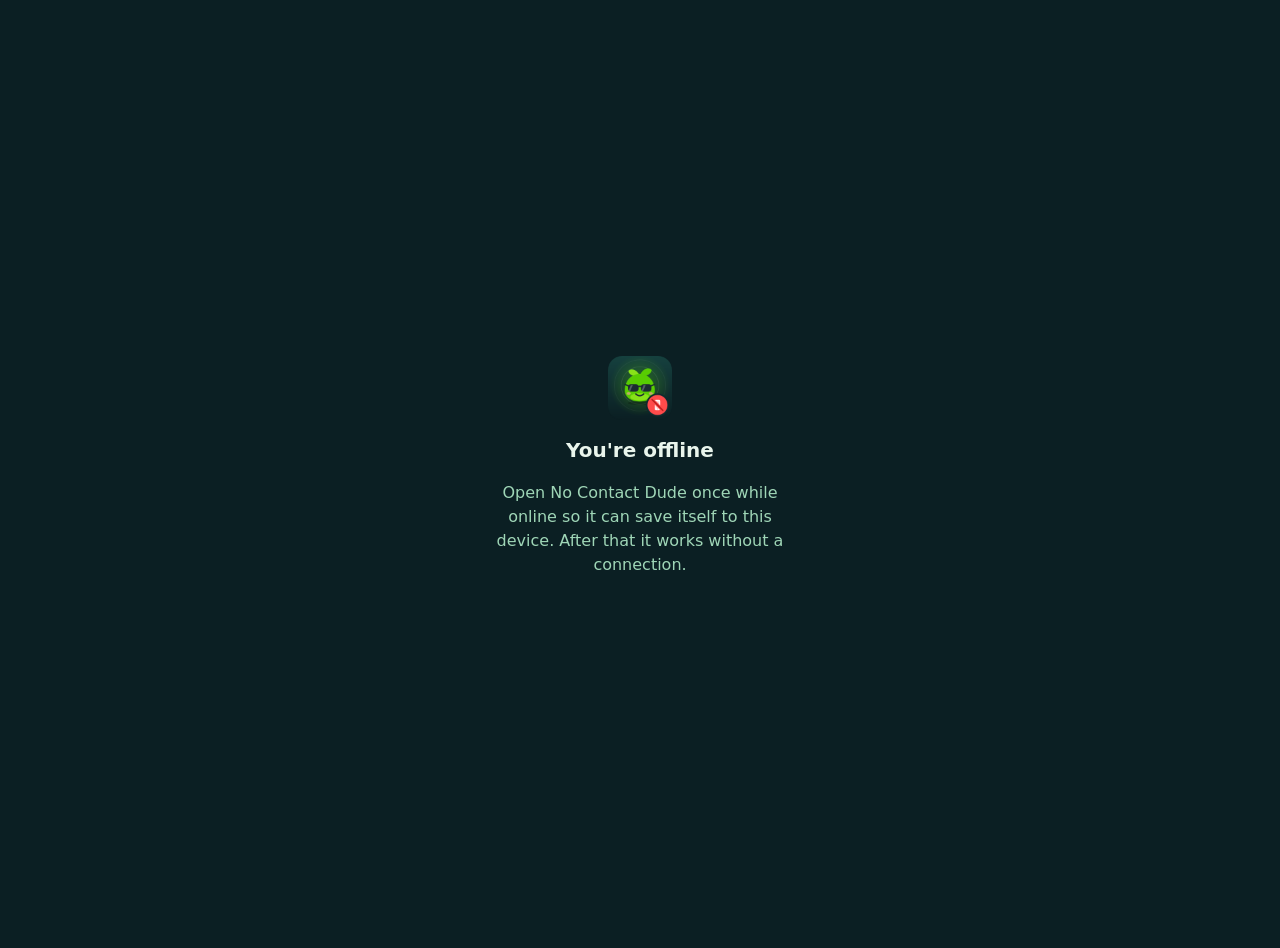
<file: offline.html>
<!doctype html>
<html lang="en-GB"><head><meta charset="utf-8"><meta name="viewport" content="width=device-width,initial-scale=1">
<title>Offline — No Contact Dude</title>
<style>body{margin:0;min-height:100dvh;display:grid;place-items:center;font:16px/1.5 system-ui,sans-serif;background:#0B1F23;color:#E9F5EC;text-align:center;padding:24px}
h1{font-size:1.25rem;margin:.5rem 0}p{color:#9FD6B7;max-width:32ch}</style></head>
<body><main><img src="icons/icon-192.png" width="64" height="64" alt=""><h1>You're offline</h1>
<p>Open No Contact Dude once while online so it can save itself to this device. After that it works without a connection.</p></main></body></html>
</file>
<file: css/styles.css>
/* No Contact Dude — playful, chunky and calm. Mobile-first, Duolingo-inspired. */
:root {
  --font: 'Nunito', ui-rounded, 'SF Pro Rounded', 'Hiragino Maru Gothic ProN', system-ui, -apple-system, 'Segoe UI', sans-serif;

  --text-xs: .75rem; --text-sm: .875rem; --text-base: 1rem; --text-lg: 1.125rem; --text-xl: 1.5rem;
  --space-1: .25rem; --space-2: .5rem; --space-3: .75rem; --space-4: 1rem;
  --space-5: 1.25rem; --space-6: 1.5rem; --space-8: 2rem; --space-10: 2.5rem;
  --radius-sm: 10px; --radius-md: 16px; --radius-lg: 22px; --radius-full: 999px;
  --ease: cubic-bezier(.2, .7, .2, 1);

  /* Light */
  --color-bg: #FFFFFF;
  --color-surface: #FFFFFF;
  --color-surface-2: #F7F7F7;
  --color-border: #E5E5E5;
  --color-text: #4B4B4B;
  --color-strong: #3C3C3C;
  --color-muted: #6F6F6F;
  --color-faint: #AFAFAF;

  --green: #58CC02;            /* fills, icons, progress */
  --green-soft: #DDF8C3;
  --green-ink: #3A7D00;        /* green used as text */
  --btn-green: #45A100;        /* button face: white text stays readable */
  --btn-green-shadow: #347800;
  --btn-green-text: #FFFFFF;
  --red: #FF4B4B;
  --red-soft: #FFE0E0;
  --red-ink: #C62828;
  --btn-red-shadow: #D52F2F;
  --orange: #FF9600;
  --yellow: #FFC800;

  --sky-top: #E4F8CF;
  --sky-bottom: #DDF3F1;
  --sky-glow: #F4FFD9;
  --orb-a: #C5F28E;
  --orb-b: #8EDCB4;
  --orb-face: rgb(255 255 255 / .72);
  --tile: rgb(255 255 255 / .78);
  --tile-edge: rgb(255 255 255 / .6);
  --ring-track: rgb(255 255 255 / .55);
  --orb-rim: rgb(255 255 255 / .35);
  --orb-inset: rgb(0 0 0 / .06);
  --orb-glow: 45%;
  color-scheme: light;
}
[data-theme='dark'] {
  --color-bg: #131F24;
  --color-surface: #1B2A31;
  --color-surface-2: #22333B;
  --color-border: #37464F;
  --color-text: #DCE6EC;
  --color-strong: #FFFFFF;
  --color-muted: #9FB4C0;
  --color-faint: #6B8392;
  --green-soft: #243F1A;
  --green-ink: #8BE23A;
  --btn-green: #58CC02;
  --btn-green-shadow: #3F9300;
  --btn-green-text: #10200A;
  --red-soft: #4A2326;
  --red-ink: #FF8A8A;
  --sky-top: #123037;
  --sky-bottom: #1A3B3A;
  --sky-glow: #1F4A44;
  --orb-a: #2F6F5A;
  --orb-b: #1F5368;
  --orb-face: rgb(19 31 36 / .55);
  --tile: rgb(19 31 36 / .55);
  --tile-edge: rgb(255 255 255 / .08);
  --ring-track: rgb(255 255 255 / .1);
  --orb-rim: rgb(255 255 255 / .06);
  --orb-inset: rgb(0 0 0 / .25);
  --orb-glow: 35%;
  color-scheme: dark;
}
@media (prefers-color-scheme: dark) {
  :root:not([data-theme='light']) {
    --color-bg: #131F24; --color-surface: #1B2A31; --color-surface-2: #22333B; --color-border: #37464F;
    --color-text: #DCE6EC; --color-strong: #FFFFFF; --color-muted: #9FB4C0; --color-faint: #6B8392;
    --green-soft: #243F1A; --green-ink: #8BE23A; --btn-green: #58CC02; --btn-green-shadow: #3F9300; --btn-green-text: #10200A;
    --red-soft: #4A2326; --red-ink: #FF8A8A;
    --sky-top: #123037; --sky-bottom: #1A3B3A; --sky-glow: #1F4A44; --orb-a: #2F6F5A; --orb-b: #1F5368;
    --orb-face: rgb(19 31 36 / .55); --tile: rgb(19 31 36 / .55);
    --tile-edge: rgb(255 255 255 / .08); --ring-track: rgb(255 255 255 / .1); --orb-rim: rgb(255 255 255 / .06); --orb-inset: rgb(0 0 0 / .25); --orb-glow: 35%;
    color-scheme: dark;
  }
}

*, *::before, *::after { box-sizing: border-box; }
html { -webkit-text-size-adjust: 100%; -webkit-tap-highlight-color: transparent; }
body {
  margin: 0; min-height: 100dvh;
  font: 700 var(--text-base)/1.5 var(--font);
  background: var(--color-bg); color: var(--color-text);
  -webkit-font-smoothing: antialiased;
  padding-bottom: env(safe-area-inset-bottom);
  overflow-x: clip; /* safety net: nothing may ever cause a sideways scroll (clip keeps the sticky bar working) */
  overflow-wrap: anywhere; /* a very long word or link in a note must wrap instead of widening the page */
}
h1, h2, h3, p, blockquote { margin: 0; }
h2 { font-size: var(--text-lg); font-weight: 800; color: var(--color-strong); letter-spacing: -.005em; }
h3 { font-size: var(--text-base); font-weight: 800; color: var(--color-strong); }
button, input, select, textarea { font: inherit; color: inherit; }
[hidden] { display: none !important; }
:focus-visible { outline: 3px solid var(--orange); outline-offset: 2px; border-radius: 8px; }
.skip-link { position: absolute; left: -999px; top: 0; }
.skip-link:focus { left: var(--space-4); top: var(--space-4); background: var(--color-surface); padding: var(--space-2) var(--space-3); z-index: 10; }

/* No blue/grey flash when tapping on phones. Buttons have their own pressed state. */
a, button, label, summary, input, select, textarea, [role='button'], .cal-cell { -webkit-tap-highlight-color: transparent; }
button, a, label, [role='button'] { touch-action: manipulation; }

/* Hide the scroll bar on phones and tablets (the page still scrolls; desktop keeps its bar) */
@media (max-width: 760px), (pointer: coarse) {
  * { scrollbar-width: none; -ms-overflow-style: none; }
  *::-webkit-scrollbar { display: none; width: 0; height: 0; background: transparent; }
  /* while a pop-up is open the page behind must not scroll (its scroll line used to peek out at the edge) */
  html:has(dialog[open]), body:has(dialog[open]) { overflow: hidden; }
  /* The page scrolls inside this box, not in the window. Samsung Internet draws its own scroll line for the window
     that CSS cannot hide; for a box, the bar is drawn at the box's right edge, which is pushed 32px off screen. */
  html, body { height: 100%; overflow: hidden; }
  .scroller { position: fixed; top: 0; left: 0; bottom: 0; width: calc(100% + 32px); padding-right: 32px; box-sizing: border-box; overflow-x: hidden; overflow-y: auto; overscroll-behavior-y: contain; -webkit-overflow-scrolling: touch; }
}

.muted { color: var(--color-muted); font-weight: 600; }
.small { font-size: var(--text-sm); }
.optional { font-weight: 700; color: var(--color-faint); font-size: var(--text-xs); margin-left: var(--space-1); text-transform: none; }
.eyebrow { font-size: var(--text-xs); text-transform: uppercase; letter-spacing: .12em; font-weight: 800; color: var(--color-muted); }
.display { font-weight: 900; font-size: var(--text-xl); line-height: 1.15; color: var(--color-strong); }
.stack { display: grid; gap: var(--space-5); }

/* ---------- Mascot ---------- */
.mascot-slot { display: inline-block; line-height: 0; }
.mascot { width: 100%; height: 100%; overflow: visible; }
.m-skin { fill: #58CC02; } .m-belly { fill: #89E219; } .m-leaf-l { fill: #89E219; } .m-leaf-r { fill: #58CC02; } .m-shadow { fill: currentColor; opacity: .1; }
.m-body { animation: bob 5s ease-in-out infinite; transform-box: fill-box; transform-origin: 50% 100%; }
.m-eyes { animation: blink 6s infinite; transform-box: fill-box; transform-origin: center; }
.m-leaf { transform-box: fill-box; transform-origin: 70px 40px; animation: sway 6s ease-in-out infinite; }
.m-leaf-r { animation-delay: -3s; }
@keyframes bob { 50% { transform: translateY(-3px) scale(1.01, .99); } }
@keyframes blink { 0%, 93%, 100% { transform: scaleY(1); } 96% { transform: scaleY(.08); } }
.mascot-lg { width: 112px; height: 112px; justify-self: center; }
.mascot-md { width: 88px; height: 88px; justify-self: center; }

/* ---------- Top bar ---------- */
.topbar {
  position: sticky; top: 0; z-index: 5;
  display: flex; align-items: center; justify-content: space-between; gap: var(--space-3);
  padding: calc(var(--space-2) + env(safe-area-inset-top)) max(var(--space-4), env(safe-area-inset-right)) var(--space-2) max(var(--space-4), env(safe-area-inset-left));
  background: color-mix(in srgb, var(--color-bg) 92%, transparent);
  backdrop-filter: blur(10px); -webkit-backdrop-filter: blur(10px);
  border-bottom: 2px solid var(--color-border);
}
.brand { display: flex; align-items: center; gap: var(--space-2); min-width: 0; }
.brand-mark { width: 40px; height: 40px; flex: none; }
.brand-mark .logo-dude { width: 100%; height: 100%; }
.brand-name { display: grid; min-width: 0; font-weight: 900; font-size: .98rem; line-height: 1.02; letter-spacing: -.005em; color: var(--color-strong); white-space: nowrap; overflow: hidden; text-overflow: ellipsis; }
.brand-name b { color: var(--green-ink); font-weight: 900; }
.topbar-actions { display: flex; align-items: center; gap: var(--space-2); flex: none; }
.net-pill { display: inline-flex; align-items: center; gap: 6px; font-size: var(--text-xs); font-weight: 800; color: var(--color-muted); padding: 4px 10px; border-radius: var(--radius-full); background: var(--color-surface-2); }
.net-pill .dot { width: 8px; height: 8px; border-radius: 50%; background: var(--green); }
.net-pill.offline .dot { background: var(--red); }
.streak-chip { display: inline-flex; align-items: center; gap: 4px; padding: 4px 10px; border-radius: var(--radius-full); font-weight: 900; color: var(--orange); background: color-mix(in srgb, var(--orange) 14%, transparent); font-variant-numeric: tabular-nums; }
.streak-chip b { font-weight: 900; }
@media (max-width: 400px) {
  .topbar-actions { gap: var(--space-1); }
  .net-pill:not(.offline) { display: none; } /* on phones only show the connection pill when you're offline */
  .net-pill { padding: 0; width: 24px; height: 24px; justify-content: center; background: transparent; } /* dot only */
  .net-pill .net-label { position: absolute; width: 1px; height: 1px; overflow: hidden; clip-path: inset(50%); white-space: nowrap; }
  .topbar .btn-sm { padding: 0 var(--space-3); }
}

/* ---------- Buttons: chunky, with a 3D press ---------- */
.btn {
  --face: var(--btn-green); --edge: var(--btn-green-shadow); --ink: var(--btn-green-text);
  display: inline-flex; align-items: center; justify-content: center; gap: var(--space-2);
  min-height: 50px; padding: 0 var(--space-6); border-radius: var(--radius-md);
  border: 2px solid var(--face); background: var(--face); color: var(--ink);
  box-shadow: 0 4px 0 var(--edge);
  font-weight: 900; font-size: .9375rem; letter-spacing: .06em; text-transform: uppercase; cursor: pointer;
  transition: transform .08s var(--ease), box-shadow .08s var(--ease), filter .15s;
  text-decoration: none; white-space: nowrap; max-width: 100%;
}
.btn:hover { filter: brightness(1.05); }
.btn:active, .btn.pressing { transform: translateY(4px); box-shadow: 0 0 0 var(--edge); filter: none; }
.btn-primary { /* default green */ }
.btn-ghost { --face: var(--color-surface); --edge: var(--color-border); --ink: var(--green-ink); border-color: var(--color-border); }
.btn-ghost:hover { filter: none; background: var(--color-surface-2); }
.btn-urgent { --face: var(--red); --edge: var(--btn-red-shadow); --ink: #FFFFFF; }
.btn-light { --face: var(--color-bg); --edge: transparent; --ink: var(--color-strong); border-color: transparent; box-shadow: none; }
.btn-danger { --face: transparent; --edge: transparent; --ink: var(--red-ink); border-color: var(--red); box-shadow: 0 4px 0 color-mix(in srgb, var(--red) 55%, transparent); }
.btn-danger:hover { filter: none; background: var(--red-soft); }
.btn-sm { min-height: 38px; padding: 0 var(--space-4); font-size: var(--text-xs); border-radius: 12px; box-shadow: 0 3px 0 var(--edge); }
.btn-sm:active, .btn-sm.pressing { transform: translateY(3px); }
.btn-lg { min-height: 56px; font-size: 1rem; }
.btn-block { width: 100%; }
.btn-row { display: flex; flex-wrap: wrap; gap: var(--space-3); }
.icon-btn {
  display: inline-grid; place-items: center; width: 42px; height: 42px; border-radius: var(--radius-md);
  background: transparent; border: 0; cursor: pointer; color: var(--color-muted); font-weight: 900;
  transition: background .12s;
}
.icon-btn:hover, .icon-btn:active, .icon-btn.pressing { background: var(--color-surface-2); color: var(--color-strong); }

/* ---------- Layout ---------- */
main { width: min(680px, 100%); margin: 0 auto; padding: var(--space-5) max(var(--space-4), env(safe-area-inset-left)) calc(112px + env(safe-area-inset-bottom)); }
.card {
  background: var(--color-surface); border: 2px solid var(--color-border); border-bottom-width: 4px;
  border-radius: var(--radius-lg); padding: var(--space-5);
}
.card-head { display: flex; align-items: center; justify-content: space-between; gap: var(--space-3); margin-bottom: var(--space-4); flex-wrap: wrap; }
.dashboard { display: grid; gap: var(--space-5); grid-template-columns: minmax(0, 1fr); }
.dashboard > * { min-width: 0; }
@media (min-width: 760px) { main { padding-top: var(--space-8); } .card { padding: var(--space-6); } }

/* ---------- Calm centrepiece ---------- */
.sky {
  position: relative; overflow: hidden; isolation: isolate; text-align: center;
  display: grid; justify-items: center; gap: var(--space-3);
  padding: var(--space-6) var(--space-4) var(--space-5);
  border-radius: 28px; border: 2px solid color-mix(in srgb, var(--green) 35%, var(--color-border)); border-bottom-width: 4px;
  background: linear-gradient(180deg, var(--sky-top), var(--sky-bottom) 70%, var(--sky-top)); background-size: 100% 220%;
  animation: sky-shift 40s ease-in-out infinite alternate;
}
@keyframes sky-shift { to { background-position: 0 100%; } }
.sky-bg { position: absolute; inset: 0; z-index: -1; pointer-events: none; }
.blob { position: absolute; border-radius: 50%; background: radial-gradient(closest-side, var(--sky-glow), transparent); opacity: .9; }
.blob-1 { width: 70%; aspect-ratio: 1; left: -20%; top: -10%; animation: drift-a 26s ease-in-out infinite alternate; }
.blob-2 { width: 60%; aspect-ratio: 1; right: -18%; bottom: -12%; animation: drift-b 32s ease-in-out infinite alternate; }
@keyframes drift-a { to { transform: translate(18%, 14%) scale(1.15); } }
@keyframes drift-b { to { transform: translate(-16%, -12%) scale(1.1); } }
/* tiny lights rising slowly, like fireflies */
.mote { position: absolute; bottom: -10px; width: 6px; height: 6px; border-radius: 50%; background: #fff; opacity: 0; animation: rise 14s linear infinite; }
.mote:nth-child(3) { left: 10%; animation-delay: -2s; animation-duration: 15s; }
.mote:nth-child(4) { left: 24%; animation-delay: -8s; width: 4px; height: 4px; }
.mote:nth-child(5) { left: 41%; animation-delay: -5s; animation-duration: 18s; }
.mote:nth-child(6) { left: 58%; animation-delay: -11s; width: 8px; height: 8px; }
.mote:nth-child(7) { left: 73%; animation-delay: -3s; animation-duration: 16s; width: 4px; height: 4px; }
.mote:nth-child(8) { left: 86%; animation-delay: -9s; }
.mote:nth-child(9) { left: 94%; animation-delay: -6s; animation-duration: 20s; width: 5px; height: 5px; }
@keyframes rise { 0% { transform: translateY(0); opacity: 0; } 15% { opacity: .85; } 85% { opacity: .6; } 100% { transform: translateY(-420px); opacity: 0; } }

.sky-eyebrow { color: var(--green-ink); }
.orb-stage { position: relative; width: clamp(220px, 68vw, 280px); aspect-ratio: 1; margin-block: var(--space-1); }
.ripples, .orbit, .orb-ring { position: absolute; inset: 0; }
.orb-ring { width: 100%; height: 100%; transform: rotate(-90deg); }
.ring-track { fill: none; stroke: var(--ring-track); stroke-width: 10; }
.ring-fill { fill: none; stroke: var(--green); stroke-width: 10; stroke-linecap: round; stroke-dasharray: 703.7; stroke-dashoffset: 703.7; transition: stroke-dashoffset 1.4s var(--ease); }
/* water ripples spreading from the orb */
.ripples i { position: absolute; inset: 14%; border-radius: 50%; border: 2px solid var(--green); opacity: 0; animation: ripple 9s cubic-bezier(.2, .6, .3, 1) infinite; }
.ripples i:nth-child(2) { animation-delay: 3s; } .ripples i:nth-child(3) { animation-delay: 6s; }
@keyframes ripple { 0% { transform: scale(.78); opacity: .5; } 100% { transform: scale(1.5); opacity: 0; } }
/* a bead that glides round once every 60 seconds — the seconds hand */
.orbit { animation: orbit 60s linear infinite; }
.bead { position: absolute; left: 50%; top: 8px; width: 14px; height: 14px; margin-left: -7px; border-radius: 50%; background: #fff; box-shadow: 0 0 0 3px var(--green), 0 0 16px 4px color-mix(in srgb, var(--green) 55%, transparent); }
@keyframes orbit { to { transform: rotate(360deg); } }
/* the orb itself breathes slowly */
.orb {
  position: absolute; inset: 15%; border-radius: 50%; display: grid; place-content: center; justify-items: center; gap: 0;
  background: radial-gradient(circle at 35% 28%, var(--orb-face), transparent 58%), radial-gradient(circle at 50% 50%, var(--orb-a), var(--orb-b));
  box-shadow: inset 0 -10px 24px var(--orb-inset), 0 0 0 6px var(--orb-rim), 0 10px 40px -8px color-mix(in srgb, var(--green) var(--orb-glow), transparent);
  animation: breathe 8s ease-in-out infinite;
}
@keyframes breathe { 0%, 100% { transform: scale(1); } 50% { transform: scale(1.055); } }
.orb-days { font-size: clamp(3.4rem, 17vw, 4.75rem); font-weight: 900; line-height: .95; color: var(--color-strong); font-variant-numeric: lining-nums tabular-nums; letter-spacing: -.02em; }
.orb-unit { font-weight: 800; font-size: var(--text-lg); color: var(--color-muted); }

.live-clock { display: flex; align-items: flex-start; justify-content: center; gap: var(--space-2); }
.clock-unit { display: grid; justify-items: center; gap: 2px; min-width: 62px; padding: 6px var(--space-3) 4px; border-radius: 14px; background: var(--tile); border: 2px solid var(--tile-edge); border-bottom-width: 4px; }
.clock-unit b { font-size: 1.6rem; font-weight: 900; line-height: 1.15; color: var(--color-strong); font-variant-numeric: tabular-nums lining-nums; }
.clock-unit small { font-size: .625rem; font-weight: 800; color: var(--color-muted); text-transform: uppercase; letter-spacing: .1em; }
.clock-sep { align-self: center; padding-bottom: 14px; font-weight: 900; font-size: 1.4rem; color: var(--color-muted); animation: pulse-soft 2s ease-in-out infinite; }
@keyframes pulse-soft { 50% { opacity: .3; } }
.peace { font-size: var(--text-sm); color: var(--color-muted); font-weight: 700; }
.peace b { color: var(--green-ink); font-weight: 900; font-variant-numeric: tabular-nums; font-size: 1rem; }
.tagline { font-size: var(--text-sm); color: var(--color-muted); letter-spacing: .02em; font-weight: 800; }
.tagline strong, .hl { font-weight: 900; color: var(--color-strong); letter-spacing: .04em; box-shadow: inset 0 -.45em 0 color-mix(in srgb, var(--yellow) 55%, transparent); }
.since { font-size: var(--text-sm); color: var(--color-muted); font-weight: 700; }
.reason { margin: var(--space-1) 0 0; padding: var(--space-3) var(--space-4); border-radius: var(--radius-md); background: var(--tile); font-weight: 800; font-style: italic; color: var(--color-text); max-width: 36ch; }
.sky-foot { width: 100%; display: grid; gap: var(--space-3); margin-top: var(--space-2); }
.goal-chip { justify-self: center; padding: 4px 14px; border-radius: var(--radius-full); background: var(--tile); font-size: var(--text-sm); font-weight: 800; color: var(--color-muted); }
.goal-chip strong { color: var(--green-ink); font-weight: 900; }
.milestone-bar { display: grid; gap: var(--space-2); text-align: left; }
.milestone-head { display: flex; justify-content: space-between; gap: var(--space-3); font-size: var(--text-sm); color: var(--color-muted); font-weight: 800; }
.milestone-head strong { color: var(--color-strong); font-weight: 900; }
.bar { position: relative; height: 18px; border-radius: var(--radius-full); background: var(--tile); overflow: hidden; }
.bar span { position: relative; display: block; height: 100%; width: 0; background: var(--green); border-radius: inherit; transition: width .9s var(--ease); }
.bar span::after { content: ''; position: absolute; left: 8px; right: 8px; top: 4px; height: 5px; border-radius: 99px; background: rgb(255 255 255 / .35); }

/* ---------- Forms ---------- */
.field { display: grid; gap: var(--space-2); min-width: 0; }
.field-label { font-size: var(--text-sm); font-weight: 800; color: var(--color-strong); }
.field-sub { font-size: var(--text-xs); font-weight: 800; color: var(--color-muted); text-transform: uppercase; letter-spacing: .08em; }
.field-hint { font-size: var(--text-xs); color: var(--color-muted); font-weight: 700; }
.field-group { display: grid; gap: var(--space-2); }
.row-2 { display: grid; grid-template-columns: minmax(0, 1.5fr) minmax(0, 1fr); gap: var(--space-3); }
@media (max-width: 380px) { .row-2 { grid-template-columns: minmax(0, 1fr); } }
input[type='date'], input[type='time'], input[type='number'], select, textarea {
  width: 100%; min-width: 0; min-height: 50px; padding: var(--space-2) var(--space-4);
  border: 2px solid var(--color-border); border-radius: var(--radius-md); background: var(--color-surface-2); font-weight: 700; color: var(--color-strong);
}
textarea { resize: vertical; min-height: 72px; }
input:focus-visible, select:focus-visible, textarea:focus-visible { outline: 0; border-color: var(--green); background: var(--color-surface); }
fieldset { border: 0; padding: 0; margin: 0; min-width: 0; }
legend { padding: 0; margin-bottom: var(--space-2); }
output { font-variant-numeric: tabular-nums; color: var(--green-ink); font-weight: 900; }

/* range slider */
input[type='range'] { -webkit-appearance: none; appearance: none; width: 100%; height: 34px; background: transparent; cursor: pointer; }
input[type='range']::-webkit-slider-runnable-track { height: 16px; border-radius: 99px; background: linear-gradient(90deg, var(--green), var(--yellow) 60%, var(--red)); border: 0; }
input[type='range']::-moz-range-track { height: 16px; border-radius: 99px; background: linear-gradient(90deg, var(--green), var(--yellow) 60%, var(--red)); }
input[type='range']::-webkit-slider-thumb { -webkit-appearance: none; width: 30px; height: 30px; margin-top: -7px; border-radius: 50%; background: #fff; border: 4px solid var(--color-strong); box-shadow: 0 3px 0 rgb(0 0 0 / .2); }
input[type='range']::-moz-range-thumb { width: 22px; height: 22px; border-radius: 50%; background: #fff; border: 4px solid var(--color-strong); box-shadow: 0 3px 0 rgb(0 0 0 / .2); }

/* option cards */
.status-choice { display: grid; gap: var(--space-3); }
.choice { display: block; cursor: pointer; }
.choice input, .mood-row input { position: absolute; opacity: 0; pointer-events: none; }
.choice-card { display: flex; align-items: center; gap: var(--space-3); padding: var(--space-3) var(--space-4); border: 2px solid var(--color-border); border-bottom-width: 4px; border-radius: var(--radius-md); background: var(--color-surface); transition: all .12s var(--ease); }
.choice:active .choice-card, .choice.pressing .choice-card { transform: translateY(2px); border-bottom-width: 2px; }
.choice-icon { flex: none; display: grid; place-items: center; width: 38px; height: 38px; border-radius: 50%; background: var(--color-surface-2); color: var(--color-faint); font-weight: 900; }
.choice-text { display: grid; gap: 2px; min-width: 0; }
.choice-text strong { color: var(--color-strong); font-weight: 800; }
.choice-text small { color: var(--color-muted); font-size: var(--text-xs); font-weight: 700; }
.choice-held input:checked + .choice-card { border-color: var(--green); background: var(--green-soft); }
.choice-held input:checked + .choice-card .choice-icon { background: var(--btn-green); color: var(--btn-green-text); }
.choice-contact input:checked + .choice-card { border-color: var(--red); background: var(--red-soft); }
.choice-contact input:checked + .choice-card .choice-icon { background: var(--red); color: #fff; }
.choice input:focus-visible + .choice-card, .mood-row input:focus-visible + span { outline: 3px solid var(--orange); outline-offset: 2px; }
.contact-time { display: grid; gap: var(--space-2); padding: var(--space-4); border-radius: var(--radius-md); background: var(--red-soft); }
.mood-row { display: grid; grid-template-columns: repeat(5, 1fr); gap: var(--space-2); }
.mood-row label { cursor: pointer; }
.mood-row span { display: grid; place-items: center; height: 54px; font-size: 1.6rem; border-radius: var(--radius-md); border: 2px solid var(--color-border); border-bottom-width: 4px; background: var(--color-surface); transition: all .12s var(--ease); filter: grayscale(.6); }
.mood-row label:active span, .mood-row label.pressing span { transform: translateY(2px); border-bottom-width: 2px; }
.mood-row input:checked + span { border-color: var(--green); background: var(--green-soft); filter: none; transform: translateY(-2px); }
.mood-scale { display: flex; justify-content: space-between; font-size: var(--text-xs); color: var(--color-faint); font-weight: 800; margin-top: var(--space-2); }
.form-actions { display: flex; gap: var(--space-3); }
.form-actions .btn-primary { flex: 1; }
.checkin-done { display: grid; gap: var(--space-4); }
.done-banner { display: flex; align-items: center; gap: var(--space-3); padding: var(--space-4); border-radius: var(--radius-md); background: var(--green-soft); }
.done-banner p { color: var(--green-ink); font-weight: 800; }
.done-check { flex: none; display: grid; place-items: center; width: 40px; height: 40px; border-radius: 50%; background: var(--btn-green); color: var(--btn-green-text); font-weight: 900; font-size: 1.25rem; animation: pop .5s var(--ease); }
@keyframes pop { 0% { transform: scale(.4); } 70% { transform: scale(1.15); } 100% { transform: scale(1); } }
.badge { font-size: var(--text-xs); font-weight: 900; padding: 4px 12px; border-radius: var(--radius-full); background: var(--green-soft); color: var(--green-ink); text-transform: uppercase; letter-spacing: .06em; }
.urge-alert { display: flex; align-items: center; justify-content: space-between; gap: var(--space-3); flex-wrap: wrap; padding: var(--space-3) var(--space-4); border-radius: var(--radius-md); border: 2px solid var(--red); background: var(--red-soft); font-size: var(--text-sm); }
.urge-alert p { color: var(--color-strong); font-weight: 700; }
.urge-tips { padding: var(--space-4); border-radius: var(--radius-md); background: var(--color-surface-2); }
.urge-tips h3 { font-size: var(--text-sm); margin-bottom: var(--space-2); }
.urge-tips ul, .urge-list { margin: 0; padding-left: 1.1em; display: grid; gap: var(--space-1); font-size: var(--text-sm); color: var(--color-muted); font-weight: 700; }

/* ---------- Stats ---------- */
.stats { display: grid; gap: var(--space-3); grid-template-columns: repeat(2, minmax(0, 1fr)); }
.stat { display: grid; gap: 0; justify-items: start; padding: var(--space-4); border: 2px solid var(--color-border); border-bottom-width: 4px; border-radius: var(--radius-lg); background: var(--color-surface); }
.stat-ico { font-size: 1.5rem; line-height: 1.3; }
.stat-value { font-size: 1.9rem; font-weight: 900; line-height: 1.1; color: var(--color-strong); font-variant-numeric: tabular-nums lining-nums; }
.stat-label { font-size: var(--text-sm); color: var(--color-strong); font-weight: 800; margin-top: 2px; }
.stat-sub { font-size: var(--text-xs); color: var(--color-muted); font-weight: 700; }

/* ---------- Calendar heatmap ---------- */
.legend { display: flex; gap: var(--space-3); font-size: var(--text-xs); color: var(--color-muted); font-weight: 800; flex-wrap: wrap; }
.legend span { display: inline-flex; align-items: center; gap: 6px; }
.sw { width: 12px; height: 12px; border-radius: 4px; display: inline-block; }
.sw-held { background: var(--green); } .sw-contact { background: var(--red); } .sw-missed { background: var(--color-border); }
.calendar-wrap { display: flex; gap: var(--space-2); overflow-x: auto; padding: 4px; margin: -4px; max-width: calc(100% + 8px); } /* padding keeps today's outline from being clipped */
.cal-days { display: grid; grid-template-rows: repeat(7, 1fr); gap: 4px; font-size: 10px; font-weight: 800; color: var(--color-faint); }
.cal-days span { line-height: 1; display: flex; align-items: center; }
.calendar { display: grid; grid-auto-flow: column; grid-template-rows: repeat(7, auto); grid-auto-columns: minmax(0, 1fr); gap: 4px; flex: 1; min-width: 0; max-width: calc(15 * 30px + 14 * 4px); }
@media (max-width: 420px) { .calendar { gap: 3px; } .cal-days { gap: 3px; } }
.cal-cell { aspect-ratio: 1; border-radius: 5px; background: var(--color-surface-2); border: 0; padding: 0; cursor: default; }
.cal-cell[data-state='held'] { background: var(--green); }
.cal-cell[data-state='contact'] { background: var(--red); }
.cal-cell[data-state='missed'] { background: var(--color-border); }
.cal-cell[data-state='future'] { background: transparent; border: 2px dashed var(--color-border); }
.cal-cell[data-today='true'] { outline: 3px solid var(--color-strong); outline-offset: 1px; }
button.cal-cell { cursor: pointer; }
button.cal-cell:hover { filter: brightness(1.08); }

/* ---------- Milestones: little medals ---------- */
.milestones { list-style: none; margin: var(--space-2) 0 0; padding: 0; display: grid; grid-template-columns: repeat(auto-fill, minmax(76px, 1fr)); gap: var(--space-3); }
.milestones li { display: grid; justify-items: center; align-content: center; gap: 0; aspect-ratio: 1; border-radius: 50%; border: 3px solid var(--color-border); border-bottom-width: 6px; background: var(--color-surface-2); color: var(--color-faint); font-size: var(--text-xs); font-weight: 800; }
.milestones li strong { font-size: 1.35rem; font-weight: 900; color: inherit; line-height: 1.05; }
.milestones li.reached { border-color: var(--btn-green-shadow); background: var(--btn-green); color: var(--btn-green-text); }
.milestones li.current { border-color: var(--yellow); background: var(--color-surface); color: var(--color-strong); animation: glow 3s ease-in-out infinite; }
@keyframes glow { 50% { box-shadow: 0 0 0 7px color-mix(in srgb, var(--yellow) 30%, transparent); } }

/* ---------- Log ---------- */
.log { list-style: none; margin: 0; padding: 0; display: grid; gap: var(--space-2); }
.log li { display: grid; grid-template-columns: auto 1fr auto; gap: var(--space-3); align-items: center; padding: var(--space-3); border-radius: var(--radius-md); background: var(--color-surface-2); }
.log-dot { display: grid; place-items: center; width: 34px; height: 34px; border-radius: 50%; color: #fff; font-weight: 900; font-size: .9rem; }
.log-dot.held { background: var(--btn-green); color: var(--btn-green-text); } .log-dot.contact { background: var(--red); }
.log-main { min-width: 0; }
.log-title { font-weight: 800; font-size: var(--text-sm); color: var(--color-strong); }
.log-meta { font-size: var(--text-xs); color: var(--color-muted); font-weight: 700; }
.log-note { font-size: var(--text-sm); color: var(--color-muted); font-weight: 600; overflow: hidden; text-overflow: ellipsis; white-space: nowrap; }
.log-actions { display: flex; gap: 2px; }
.log-actions .icon-btn { width: 36px; height: 36px; }
.empty { text-align: center; padding: var(--space-6) 0; display: grid; gap: var(--space-1); }

/* ---------- Urgent button (at the end) ---------- */
.sos-card { display: grid; gap: var(--space-3); justify-items: stretch; text-align: center; border-color: color-mix(in srgb, var(--red) 40%, var(--color-border)); }
.sos-card .btn { white-space: normal; line-height: 1.2; padding-block: var(--space-3); }
.urge-alert .btn { white-space: normal; }

/* ---------- Urgent help: a guided, full-screen "lesson" ---------- */
dialog.urgent { padding: 0; width: min(520px, 100%); height: min(780px, 100dvh); max-height: 100dvh; overflow: hidden; overflow: clip; border-color: var(--red); }
dialog.urgent[open] { display: flex; }
@media (max-width: 540px) { dialog.urgent { width: 100%; max-width: 100%; height: 100dvh; border-radius: 0; border-width: 0; } }
.rescue { display: flex; flex-direction: column; width: 100%; min-height: 0; }
.rescue-top { display: flex; align-items: center; gap: var(--space-3); padding: calc(var(--space-3) + env(safe-area-inset-top)) var(--space-4) var(--space-2); }
.rescue-top .icon-btn { flex: none; }
.rescue-progress { flex: 1; display: grid; grid-auto-flow: column; grid-auto-columns: 1fr; gap: 5px; }
.rescue-progress i { height: 12px; border-radius: 99px; background: var(--color-border); transition: background .3s var(--ease); }
.rescue-progress i.done { background: var(--btn-green); }
.rescue-progress i.now { background: color-mix(in srgb, var(--btn-green) 45%, var(--color-border)); }
.rescue-count { flex: none; min-width: 2.6em; text-align: right; font-size: var(--text-xs); font-weight: 900; color: var(--color-muted); font-variant-numeric: tabular-nums; }
.rescue-body { flex: 1; min-height: 0; overflow-y: auto; overscroll-behavior: contain; display: grid; grid-template-columns: minmax(0, 1fr); align-content: start; gap: var(--space-4); padding: var(--space-2) var(--space-5) var(--space-5); }
.rescue-body > * { min-width: 0; }
.rescue-title { font-size: 1.6rem; font-weight: 900; line-height: 1.15; color: var(--color-strong); outline: 0; }
.rescue-sub { font-size: var(--text-base); margin-top: var(--space-1); }
.rescue-foot { display: flex; gap: var(--space-3); padding: var(--space-3) var(--space-5) calc(var(--space-4) + env(safe-area-inset-bottom)); border-top: 2px solid var(--color-border); background: var(--color-surface); }
.rescue-foot .btn { min-height: 54px; }
.rescue-foot #rescueNext { flex: 1; }
#rescueNext.ready { animation: ready-pulse 1.8s ease-in-out infinite; }
@keyframes ready-pulse { 50% { box-shadow: 0 4px 0 var(--btn-green-shadow), 0 0 0 7px color-mix(in srgb, var(--green) 30%, transparent); } }

/* the mascot coach */
.coach { display: flex; align-items: center; gap: var(--space-3); }
.coach-mascot { flex: none; width: 64px; height: 64px; }
.coach-bubble { position: relative; padding: var(--space-3) var(--space-4); border: 2px solid var(--color-border); border-radius: var(--radius-md); background: var(--color-surface-2); font-weight: 800; color: var(--color-strong); line-height: 1.35; animation: bubble-in .4s var(--ease); }
.coach-bubble::before { content: ''; position: absolute; left: -9px; top: 50%; width: 14px; height: 14px; background: var(--color-surface-2); border-left: 2px solid var(--color-border); border-bottom: 2px solid var(--color-border); transform: translateY(-50%) rotate(45deg); }
@keyframes bubble-in { from { opacity: 0; transform: translateY(6px) scale(.98); } }

/* step 1: rate the urge, pick what's pulling */
.feel { display: grid; gap: var(--space-1); padding: var(--space-4); border-radius: var(--radius-md); background: var(--color-surface-2); }
.feel-head { display: flex; align-items: baseline; gap: var(--space-2); }
.feel-num { font-size: 3rem; font-weight: 900; line-height: 1; color: var(--color-strong); font-variant-numeric: tabular-nums; }
.feel-of { color: var(--color-muted); font-weight: 800; }
.feel-word { font-weight: 800; color: var(--red-ink); min-height: 1.5em; }
.chips { display: grid; grid-template-columns: repeat(2, minmax(0, 1fr)); gap: var(--space-2); }
.chip { min-height: 46px; padding: var(--space-1) var(--space-3); line-height: 1.2; text-align: center; border: 2px solid var(--color-border); border-bottom-width: 4px; border-radius: var(--radius-full); background: var(--color-surface); color: var(--color-text); font-weight: 800; cursor: pointer; transition: all .12s var(--ease); }
.chip:active, .chip.pressing { transform: translateY(2px); border-bottom-width: 2px; }
.chip[aria-pressed='true'] { border-color: var(--green); background: var(--green-soft); color: var(--color-strong); }

/* step 2: guided breathing (JS sets data-phase and the transition length) */
.breath { display: grid; place-items: center; height: 190px; }
.breath-orb { display: grid; place-items: center; width: 150px; height: 150px; border-radius: 50%; background: radial-gradient(closest-side, var(--orb-a), var(--orb-b)); box-shadow: 0 0 0 8px color-mix(in srgb, var(--green) 22%, transparent), 0 10px 40px -8px color-mix(in srgb, var(--green) 45%, transparent); transform: scale(.75); transition: transform 4s ease-in-out; }
.breath-orb[data-phase='in'], .breath-orb[data-phase='hold'] { transform: scale(1.12); }
.breath-orb[data-phase='out'] { transform: scale(.6); }
.breath-count { font-size: 2.4rem; font-weight: 900; color: var(--color-strong); font-variant-numeric: tabular-nums; }
.breath-label { text-align: center; font-weight: 900; font-size: var(--text-lg); min-height: 1.5em; color: var(--color-strong); }
#breathRound { text-align: center; min-height: 1.4em; }

/* step 3: 5-4-3-2-1 */
.ground { display: grid; justify-items: center; gap: var(--space-3); text-align: center; }
.ground-line { font-weight: 900; font-size: var(--text-lg); color: var(--color-strong); }
.sense-btn { position: relative; display: grid; place-items: center; width: 150px; height: 150px; border: 0; border-radius: 50%; background: var(--btn-green); color: var(--btn-green-text); box-shadow: 0 8px 0 var(--btn-green-shadow); cursor: pointer; transition: transform .08s, box-shadow .08s; }
.sense-btn:active, .sense-btn.pressing { transform: translateY(8px); box-shadow: 0 0 0 var(--btn-green-shadow); }
.sense-btn b { font-size: 3.6rem; font-weight: 900; line-height: 1; }
.sense-icon { position: absolute; top: 12px; font-size: 1.6rem; }
.sense-btn.bump { animation: bump .25s var(--ease); }
@keyframes bump { 40% { transform: scale(1.06); } }
.dots { display: flex; flex-wrap: wrap; justify-content: center; gap: 6px; max-width: 18rem; }
.dots i { width: 12px; height: 12px; border-radius: 50%; background: var(--color-border); transition: background .2s, transform .2s; }
.dots i.on { background: var(--btn-green); transform: scale(1.1); }
.ground-done { display: grid; justify-items: center; gap: var(--space-3); padding: var(--space-5); }
.ground-check { display: grid; place-items: center; width: 84px; height: 84px; border-radius: 50%; background: var(--btn-green); color: var(--btn-green-text); font-size: 2.6rem; font-weight: 900; animation: pop .5s var(--ease); }

/* step 4: tap-to-reveal truths */
.flips { display: grid; gap: var(--space-3); }
.flip { display: grid; gap: var(--space-2); width: 100%; padding: var(--space-4); text-align: left; border: 2px solid var(--color-border); border-bottom-width: 4px; border-radius: var(--radius-md); background: var(--color-surface); color: var(--color-strong); font-weight: 800; cursor: pointer; transition: all .15s var(--ease); }
.flip:active, .flip.pressing { transform: translateY(2px); border-bottom-width: 2px; }
.flip-tag { display: block; margin-bottom: 4px; font-size: var(--text-xs); text-transform: uppercase; letter-spacing: .1em; color: var(--color-faint); font-weight: 800; }
.flip-a { display: none; padding-top: var(--space-2); border-top: 2px dashed var(--color-border); color: var(--color-text); font-weight: 700; }
.flip.is-flipped { border-color: var(--green); background: var(--green-soft); }
.flip.is-flipped .flip-a { display: block; animation: bubble-in .35s var(--ease); }
.flip.is-flipped .flip-tag { display: none; }

/* step 5: write it, then let it go */
.letgo-box textarea { min-height: 150px; }
.letgo-box.letting-go { animation: let-go 1.1s ease-in forwards; }
@keyframes let-go { 0% { opacity: 1; transform: none; filter: none; } 100% { opacity: 0; transform: translateY(-70px) scale(.92) rotate(-2deg); filter: blur(6px); } }

/* step 6: ride the wave */
.timer-card { display: grid; gap: var(--space-3); padding: var(--space-4); border-radius: var(--radius-md); background: var(--color-surface-2); text-align: center; }
.segs { display: grid; grid-auto-flow: column; grid-auto-columns: 1fr; gap: var(--space-2); }
.seg { min-height: 42px; border: 2px solid var(--color-border); border-radius: 12px; background: var(--color-surface); font-weight: 900; color: var(--color-muted); cursor: pointer; }
.seg[aria-pressed='true'] { border-color: var(--green); background: var(--green-soft); color: var(--color-strong); }
.seg:disabled { cursor: default; opacity: .6; }
.wait-time { font-size: 2.6rem; font-weight: 900; line-height: 1; color: var(--color-strong); font-variant-numeric: tabular-nums lining-nums; }
.friend { display: grid; gap: var(--space-2); }
.friend .btn { flex: 1 1 9rem; }
.rescue-body .btn-row .btn { flex: 1 1 12rem; white-space: normal; line-height: 1.2; padding-block: var(--space-2); }
.friend-hint { text-align: center; }

/* step 7: before -> now */
.compare { display: grid; gap: var(--space-2); padding: var(--space-4); border-radius: var(--radius-md); background: var(--green-soft); text-align: center; }
.compare-row { display: flex; align-items: center; justify-content: center; gap: var(--space-3); font-weight: 900; color: var(--color-strong); }
.compare-pill { padding: 4px 14px; border-radius: var(--radius-full); background: var(--color-surface); font-weight: 900; }
.compare-pill.now { background: var(--btn-green); color: var(--btn-green-text); }
.compare-msg { font-weight: 800; color: var(--color-strong); }

/* confetti when you finish */
.confetti { position: fixed; inset: 0; overflow: hidden; pointer-events: none; z-index: 40; }
.confetti i { position: absolute; top: -14px; width: 10px; height: 16px; border-radius: 3px; animation: confetti-fall linear forwards; }
@keyframes confetti-fall { to { transform: translate(var(--drift), 105vh) rotate(720deg); opacity: .9; } }

/* ---------- Onboarding ---------- */
.onboarding { max-width: 520px; margin: var(--space-4) auto; display: grid; gap: var(--space-4); padding: var(--space-6) var(--space-5); }

/* ---------- Dialog ---------- */
dialog {
  width: min(480px, calc(100% - 2rem)); max-height: calc(100dvh - 2rem); overflow: auto;
  border: 2px solid var(--color-border); border-bottom-width: 4px; border-radius: 26px; padding: var(--space-6);
  background: var(--color-surface); color: var(--color-text); box-shadow: 0 24px 64px -16px rgb(0 0 0 / .35);
}
dialog::backdrop { background: rgb(19 31 36 / .55); backdrop-filter: blur(2px); }
dialog .card-head { margin-bottom: 0; }
hr { border: 0; border-top: 2px solid var(--color-border); margin: var(--space-2) 0; width: 100%; }

/* ---------- Toast ---------- */
.toast {
  position: fixed; left: 50%; bottom: calc(96px + env(safe-area-inset-bottom)); transform: translateX(-50%);
  display: flex; align-items: center; gap: var(--space-3); max-width: calc(100% - 2rem);
  background: var(--color-strong); color: var(--color-bg); padding: var(--space-3) var(--space-5); border-radius: var(--radius-md);
  border-bottom: 4px solid rgb(0 0 0 / .25);
  font-size: var(--text-sm); font-weight: 800; z-index: 20; animation: toast-in .25s var(--ease);
}
@keyframes toast-in { from { opacity: 0; transform: translate(-50%, 8px); } }

/* ---------- Skeleton ---------- */
.loading { display: grid; gap: var(--space-4); }
.skeleton { border-radius: var(--radius-lg); background: linear-gradient(90deg, var(--color-surface-2), var(--color-border), var(--color-surface-2)); background-size: 200% 100%; animation: shimmer 1.4s linear infinite; }
.sk-hero { height: 360px; } .sk-card { height: 320px; }
@keyframes shimmer { to { background-position: -200% 0; } }

@media (prefers-reduced-motion: reduce) {
  *, *::before, *::after { animation: none !important; transition: none !important; }
}
/* Installed (standalone) tweaks */
@media (display-mode: standalone) { #installBtn { display: none !important; } }

/* ================= App-style sections and bottom menu ================= */
.dashboard { gap: 0; }
.page { display: grid; gap: var(--space-5); grid-template-columns: minmax(0, 1fr); animation: page-in .35s var(--ease); }
.page > * { min-width: 0; }
@keyframes page-in { from { opacity: 0; transform: translateY(10px); } }
.page-title { font-size: 1.9rem; font-weight: 900; line-height: 1.1; color: var(--color-strong); }

.tabbar {
  position: fixed; left: 0; right: 0; bottom: 0; z-index: 6;
  padding: 6px max(10px, env(safe-area-inset-right)) calc(6px + env(safe-area-inset-bottom)) max(10px, env(safe-area-inset-left));
  background: color-mix(in srgb, var(--color-surface) 96%, transparent);
  backdrop-filter: blur(10px); -webkit-backdrop-filter: blur(10px);
  border-top: 2px solid var(--color-border);
}
.tabbar-inner { width: min(680px, 100%); margin: 0 auto; display: grid; grid-template-columns: repeat(4, minmax(0, 1fr)); gap: 6px; }
.tab {
  position: relative; display: grid; justify-items: center; align-content: center; gap: 2px; min-height: 58px; padding: 6px 2px 5px;
  border: 2px solid transparent; border-radius: 16px; color: var(--color-muted); text-decoration: none;
  font-size: .65rem; font-weight: 900; letter-spacing: .07em; text-transform: uppercase;
  transition: background .15s var(--ease), border-color .15s var(--ease), color .15s var(--ease), transform .08s var(--ease);
}
.tab svg { width: 28px; height: 28px; fill: none; stroke: currentColor; stroke-width: 2.1; stroke-linecap: round; stroke-linejoin: round; }
.tab:active, .tab.pressing { transform: scale(.95); }
.tab[aria-current='page'] { color: var(--green-ink); background: var(--green-soft); border-color: var(--green); }
.tab[aria-current='page'] svg { stroke-width: 2.4; animation: tab-pop .4s var(--ease); }
@keyframes tab-pop { 0% { transform: scale(.7); } 60% { transform: scale(1.18); } 100% { transform: scale(1); } }
.tab-sos[aria-current='page'] { color: var(--red-ink); background: var(--red-soft); border-color: var(--red); } /* grey like the other tabs until you open it */
.tab-dot { position: absolute; top: 5px; left: calc(50% + 8px); width: 11px; height: 11px; border-radius: 50%; background: var(--red); border: 2px solid var(--color-surface); }
body[data-view='onboarding'] .tabbar { display: none; }
body[data-view='onboarding'] main { padding-bottom: var(--space-10); }

.today-card { display: grid; gap: var(--space-4); }
.today-row { display: flex; align-items: center; gap: var(--space-3); }
.today-ico { flex: none; display: grid; place-items: center; width: 48px; height: 48px; border-radius: 50%; background: var(--green-soft); font-size: 1.4rem; font-weight: 900; }
.today-card.done .today-ico { background: var(--btn-green); color: var(--btn-green-text); }
.today-text { min-width: 0; }
.today-text p { font-size: var(--text-sm); }

.tools { display: grid; grid-template-columns: repeat(2, minmax(0, 1fr)); gap: var(--space-3); margin-top: var(--space-3); }
.tool { display: grid; gap: 2px; justify-items: start; text-align: left; padding: var(--space-4); border: 2px solid var(--color-border); border-bottom-width: 4px; border-radius: var(--radius-lg); background: var(--color-surface); color: var(--color-strong); cursor: pointer; transition: transform .08s var(--ease), border-bottom-width .08s; }
.tool:active, .tool.pressing { transform: translateY(2px); border-bottom-width: 2px; }
.tool-ico { font-size: 1.7rem; line-height: 1.25; }
.tool strong { font-weight: 800; }
.tool small { color: var(--color-muted); font-size: var(--text-xs); font-weight: 700; }
.remember-card .urge-list { margin-top: var(--space-3); }

/* ================= Logo (the dude in shades) ================= */
.logo-slot { display: inline-block; line-height: 0; }
.logo-dude { overflow: visible; color: #000; }
.logo-dude .d-eyes { opacity: 0; }
.logo-dude .d-body, .logo-dude .d-shades, .logo-dude .d-eyes { transform-box: fill-box; }

/* ================= Loading screen ================= */
body.splashing { overflow: hidden; }
.splash {
  position: fixed; inset: 0; z-index: 100; display: grid; grid-template-rows: 1fr auto; justify-items: center; overflow: hidden;
  color: #E9F5EC; background: radial-gradient(120% 90% at 50% 38%, #1D4F4A 0%, #123037 52%, #0B1F23 100%);
  transition: opacity .55s ease, visibility .55s;
}
.splash.out { opacity: 0; visibility: hidden; }
.splash-bg { position: absolute; inset: 0; pointer-events: none; }
.splash .blob { background: radial-gradient(closest-side, rgb(88 204 2 / .20), transparent); }
.splash-center { align-self: center; display: grid; justify-items: center; gap: 14px; padding: var(--space-6); text-align: center; }
.splash-stage { position: relative; width: clamp(150px, 46vw, 200px); aspect-ratio: 1; display: grid; place-items: center; }
.splash-logo { width: 100%; height: 100%; animation: logo-pop .9s cubic-bezier(.2, 1.5, .4, 1) both; }
.splash-logo .logo-dude { width: 100%; height: 100%; filter: drop-shadow(0 14px 22px rgb(0 0 0 / .4)); color: #000; }
.splash-logo .d-body { animation: bob 3.4s ease-in-out 1.2s infinite; transform-origin: 50% 100%; }
.splash .d-eyes { animation: eyes-out 1.4s both; }
.splash .d-shades { animation: shades-drop 1.4s cubic-bezier(.3, 1.5, .5, 1) both; }
@keyframes logo-pop { 0% { transform: scale(.25); opacity: 0; } 100% { transform: scale(1); opacity: 1; } }
@keyframes eyes-out { 0%, 54% { opacity: 1; } 62%, 100% { opacity: 0; } }
@keyframes shades-drop { 0%, 24% { transform: translateY(-50px); opacity: 0; } 50% { opacity: 1; } 72% { transform: translateY(5px); } 100% { transform: translateY(0); opacity: 1; } }
.splash-ripples i { position: absolute; inset: 6%; border-radius: 50%; border: 2px solid rgb(88 204 2 / .6); opacity: 0; animation: ripple 3.6s cubic-bezier(.2, .6, .3, 1) infinite; }
.splash-ripples i:nth-child(2) { animation-delay: 1.2s; } .splash-ripples i:nth-child(3) { animation-delay: 2.4s; }
.splash-ripples { position: absolute; inset: 0; }
.splash-title { display: flex; flex-wrap: wrap; justify-content: center; gap: .26em; margin: 0; font-size: clamp(1.9rem, 9vw, 2.6rem); font-weight: 900; line-height: 1.05; letter-spacing: -.01em; color: #fff; }
.splash-title .w { display: inline-block; opacity: 0; transform: translateY(18px); animation: word-in .6s var(--ease) forwards; animation-delay: calc(.95s + var(--i) * .16s); }
.splash-title .w.dude { color: #58CC02; animation: word-in .6s var(--ease) 1.27s forwards, wobble 4s ease-in-out 2.4s infinite; }
@keyframes word-in { to { opacity: 1; transform: none; } }
@keyframes wobble { 0%, 100% { transform: rotate(0); } 25% { transform: rotate(-3deg) translateY(-2px); } 75% { transform: rotate(3deg) translateY(-2px); } }
.splash-tag { margin: 0; opacity: 0; animation: word-in .8s ease 1.7s forwards; color: #9FD6B7; font-size: .8rem; font-weight: 800; letter-spacing: .12em; text-transform: uppercase; }
.splash-load { width: min(300px, 100%); display: grid; gap: 10px; justify-items: center; padding: 0 var(--space-6) calc(var(--space-10) + env(safe-area-inset-bottom)); }
.splash-bar { width: 100%; height: 14px; border-radius: 99px; background: rgb(255 255 255 / .12); overflow: hidden; }
.splash-bar i { display: block; width: 42%; height: 100%; border-radius: 99px; background: #58CC02; box-shadow: inset 0 4px 0 rgb(255 255 255 / .28); animation: load-slide 1.5s ease-in-out infinite; }
@keyframes load-slide { 0% { transform: translateX(-110%); } 100% { transform: translateX(260%); } }
.splash-load p { margin: 0; font-size: var(--text-sm); font-weight: 800; color: #8FB9A3; }
/* reduced motion: show the finished loading screen, no movement */
@media (prefers-reduced-motion: reduce) {
  .splash-title .w, .splash-tag, .splash-logo { opacity: 1 !important; transform: none !important; }
  .splash .d-eyes { opacity: 0 !important; } .splash .d-shades { opacity: 1 !important; transform: none !important; }
  .splash-bar i { width: 100%; }
}

/* ================= Check-in section ================= */
:root { --chart-mood: #3A8F00; --chart-urge: #C2560B; }
[data-theme='dark'] { --chart-mood: #7BE02C; --chart-urge: #FF9F5A; }
@media (prefers-color-scheme: dark) { :root:not([data-theme='light']) { --chart-mood: #7BE02C; --chart-urge: #FF9F5A; } }

/* this week */
.streak-pill { padding: 4px 12px; border-radius: var(--radius-full); background: color-mix(in srgb, var(--orange) 16%, transparent); color: var(--color-strong); font-size: var(--text-sm); font-weight: 900; }
.week { display: grid; grid-template-columns: repeat(7, minmax(0, 1fr)); gap: 6px; }
.wk { display: grid; justify-items: center; align-content: start; gap: 3px; min-height: 80px; padding: 8px 2px 6px; border: 2px solid var(--color-border); border-bottom-width: 4px; border-radius: 14px; background: var(--color-surface); color: var(--color-muted); font-weight: 800; cursor: pointer; transition: transform .08s var(--ease), border-bottom-width .08s; }
.wk:active, .wk.pressing { transform: translateY(2px); border-bottom-width: 2px; }
.wk:disabled { opacity: .45; cursor: default; border-style: dashed; }
.wk-day { font-size: .62rem; text-transform: uppercase; letter-spacing: .04em; }
.wk-num { font-size: 1.1rem; font-weight: 900; color: var(--color-strong); line-height: 1.1; }
.wk-ico { display: grid; place-items: center; width: 24px; height: 24px; border-radius: 50%; background: var(--color-surface-2); font-size: .8rem; font-weight: 900; }
.wk[data-state='held'] { border-color: var(--green); background: var(--green-soft); }
.wk[data-state='held'] .wk-ico { background: var(--btn-green); color: var(--btn-green-text); }
.wk[data-state='contact'] { border-color: var(--red); background: var(--red-soft); }
.wk[data-state='contact'] .wk-ico { background: var(--red); color: #fff; }
.wk[data-state='pending'] .wk-ico { background: transparent; border: 2px dashed var(--color-faint); }
.wk[data-today='true'] { box-shadow: 0 0 0 3px color-mix(in srgb, var(--yellow) 60%, transparent); }

/* daily goal */
.goal-card .bar { background: var(--color-surface-2); }
.goal-steps { list-style: none; margin: var(--space-4) 0 0; padding: 0; display: grid; gap: var(--space-2); }
.goal-steps li { display: flex; align-items: center; gap: var(--space-3); font-weight: 800; color: var(--color-muted); }
.goal-steps li.done { color: var(--color-strong); }
.goal-dot { flex: none; display: grid; place-items: center; width: 26px; height: 26px; border-radius: 50%; border: 2px solid var(--color-border); font-size: .8rem; font-weight: 900; }
.goal-steps li.done .goal-dot { background: var(--btn-green); border-color: var(--btn-green); color: var(--btn-green-text); }
.badge.complete { background: var(--btn-green); color: var(--btn-green-text); }

/* the form: collapsible sections and chips */
.quick-held { white-space: normal; line-height: 1.2; }
.more { border: 2px solid var(--color-border); border-bottom-width: 4px; border-radius: var(--radius-md); background: var(--color-surface); }
.more summary { display: flex; align-items: center; gap: 10px; min-height: 54px; padding: var(--space-2) var(--space-4); cursor: pointer; list-style: none; font-weight: 800; color: var(--color-strong); }
.more summary::-webkit-details-marker { display: none; }
.more summary::after { content: '▾'; margin-left: auto; color: var(--color-muted); transition: transform .2s var(--ease); }
.more[open] summary::after { transform: rotate(180deg); }
.more-ico { font-size: 1.3rem; }
.more-title { min-width: 0; }
.more-count { padding: 2px 10px; border-radius: var(--radius-full); background: var(--green-soft); color: var(--green-ink); font-size: var(--text-xs); font-weight: 900; }
.more-count[hidden] { display: none; }
.more-body { display: grid; gap: var(--space-4); grid-template-columns: minmax(0, 1fr); padding: 0 var(--space-4) var(--space-4); }
.picks { display: flex; flex-wrap: wrap; gap: var(--space-2); }
.pick { cursor: pointer; }
.pick input { position: absolute; opacity: 0; pointer-events: none; }
.pick span { display: inline-flex; align-items: center; min-height: 42px; padding: 4px 14px; border: 2px solid var(--color-border); border-bottom-width: 4px; border-radius: var(--radius-full); background: var(--color-surface); color: var(--color-text); font-size: var(--text-sm); font-weight: 800; line-height: 1.2; transition: all .12s var(--ease); }
.pick:active span, .pick.pressing span { transform: translateY(2px); border-bottom-width: 2px; }
.pick input:checked + span { border-color: var(--green); background: var(--green-soft); color: var(--color-strong); }
.pick input:focus-visible + span { outline: 3px solid var(--orange); outline-offset: 2px; }
.prompts { display: flex; flex-wrap: wrap; gap: 6px; }
.chip-sm { min-height: 36px; padding: 2px 12px; font-size: var(--text-xs); }
.chips.filters { display: flex; flex-wrap: wrap; margin-bottom: var(--space-3); }
input[type='text'] { width: 100%; min-width: 0; min-height: 50px; padding: var(--space-2) var(--space-4); border: 2px solid var(--color-border); border-radius: var(--radius-md); background: var(--color-surface-2); font-weight: 700; color: var(--color-strong); }
input[type='text']:focus-visible { outline: 0; border-color: var(--green); background: var(--color-surface); }

/* done state details */
.done-details { display: grid; gap: 6px; padding: var(--space-4); border-radius: var(--radius-md); background: var(--color-surface-2); }
.detail-label { margin-top: 4px; font-size: var(--text-xs); text-transform: uppercase; letter-spacing: .08em; color: var(--color-muted); font-weight: 800; }
.detail-label:first-child { margin-top: 0; }
.chip-line { display: flex; flex-wrap: wrap; gap: 6px; }
.mini-chip { padding: 2px 10px; border-radius: var(--radius-full); background: var(--green-soft); color: var(--color-strong); font-size: var(--text-xs); font-weight: 800; }
.detail-text { font-weight: 700; color: var(--color-strong); }

/* patterns */
.insight-tiles { display: grid; grid-template-columns: repeat(2, minmax(0, 1fr)); gap: 10px; margin-bottom: var(--space-2); }
.insight { display: grid; gap: 1px; padding: var(--space-3); border-radius: 16px; background: var(--color-surface-2); }
.insight-ico { font-size: 1.3rem; line-height: 1.2; }
.insight-label { font-size: var(--text-xs); color: var(--color-muted); font-weight: 800; }
.insight-value { font-size: 1.15rem; font-weight: 900; color: var(--color-strong); line-height: 1.2; overflow-wrap: anywhere; }
.insight-sub { font-size: var(--text-xs); color: var(--color-muted); font-weight: 700; }
.chart { position: relative; margin: var(--space-4) 0 0; }
.chart-title { display: flex; align-items: baseline; gap: 6px; flex-wrap: wrap; font-size: var(--text-sm); }
.chart-title strong { color: var(--color-strong); font-weight: 900; }
.chart-title span { color: var(--color-muted); font-weight: 700; }
.chart-svg { display: block; width: 100%; height: auto; overflow: visible; }
.chart .grid { stroke: var(--color-border); stroke-width: 1; }
.chart .axis { stroke: var(--color-faint); stroke-width: 1.5; }
.chart .tick { fill: var(--color-muted); font-size: 10px; font-weight: 700; font-family: inherit; }
.chart .line { stroke: var(--series); stroke-width: 2; stroke-linecap: round; stroke-linejoin: round; }
.chart .dot { fill: var(--series); stroke: var(--color-surface); stroke-width: 2; }
.chart .hit { fill: transparent; }
.chart .pt { cursor: pointer; outline: none; }
.chart .pt:hover .dot, .chart .pt:focus .dot { stroke: var(--color-strong); }
.chart .last { fill: var(--color-strong); font-size: 11px; font-weight: 900; font-family: inherit; }
.chart-tip { position: absolute; z-index: 2; padding: 6px 10px; border-radius: 10px; background: var(--color-strong); color: var(--color-bg); font-size: var(--text-xs); font-weight: 800; white-space: nowrap; pointer-events: none; box-shadow: 0 4px 12px rgb(0 0 0 / .2); }
.tablebox { margin-top: var(--space-4); }
.tablebox summary { cursor: pointer; font-size: var(--text-sm); font-weight: 800; color: var(--green-ink); }
.table-scroll { overflow-x: auto; margin-top: var(--space-2); }
.data-table { width: 100%; border-collapse: collapse; font-size: var(--text-sm); }
.data-table th, .data-table td { padding: 6px 8px; text-align: left; border-bottom: 1px solid var(--color-border); font-variant-numeric: tabular-nums; }
.data-table th { color: var(--color-muted); font-size: var(--text-xs); text-transform: uppercase; letter-spacing: .06em; }

/* log extras, reminder */
.log-good { font-size: var(--text-sm); font-weight: 700; color: var(--color-text); }
.reminder-card { display: grid; gap: var(--space-3); }
.reminder-row { display: flex; flex-wrap: wrap; gap: var(--space-3); align-items: end; }
.reminder-row .field { flex: 1 1 7rem; }
.reminder-row .btn { flex: 1 1 12rem; white-space: normal; line-height: 1.2; }
.wk[data-today='true'] .wk-day { letter-spacing: 0; font-size: .58rem; }

/* ================= Bigger writing fields ================= */
textarea.autosize { overflow-y: auto; }
textarea[name='note'] { min-height: 210px; max-height: 60dvh; line-height: 1.5; }
textarea[name='good'], textarea[name='tomorrow'] { min-height: 64px; max-height: 40dvh; }

/* ================= Recent entries: tap to read ================= */
.log li { grid-template-columns: minmax(0, 1fr) auto; padding: 0; overflow: hidden; }
.log-open { display: grid; grid-template-columns: auto minmax(0, 1fr) auto; gap: var(--space-3); align-items: center; width: 100%; padding: var(--space-3); border: 0; background: transparent; color: inherit; text-align: left; cursor: pointer; transition: background .12s var(--ease); }
.log-open:hover, .log-open:active, .log-open.pressing { background: color-mix(in srgb, var(--green) 10%, transparent); }
.log-open:focus-visible { outline-offset: -3px; }
.log-open .log-main { display: grid; gap: 2px; min-width: 0; }
.log-open .log-title, .log-open .log-meta, .log-open .log-good, .log-open .log-note { display: block; }
.log-chev { color: var(--color-faint); font-size: 1.6rem; font-weight: 900; line-height: 1; }
.log-note, .log-good { white-space: normal; display: -webkit-box !important; -webkit-box-orient: vertical; -webkit-line-clamp: 2; line-clamp: 2; overflow: hidden; }
.log li .log-actions { padding-right: var(--space-2); }

/* ================= The entry reading view ================= */
dialog.entry { padding: 0; width: min(560px, 100%); height: min(780px, 100dvh); max-height: 100dvh; overflow: hidden; overflow: clip; }
dialog.entry[open] { display: flex; }
@media (max-width: 580px) { dialog.entry { width: 100%; max-width: 100%; height: 100dvh; border-radius: 0; border-width: 0; } }
.entry-inner { display: flex; flex-direction: column; width: 100%; min-height: 0; }
.entry-top { display: flex; align-items: center; gap: var(--space-2); padding: calc(var(--space-3) + env(safe-area-inset-top)) var(--space-4) var(--space-2); }
.entry-nav { flex: 1; display: flex; align-items: center; justify-content: space-between; gap: var(--space-2); }
.entry-pos { font-size: var(--text-xs); font-weight: 900; color: var(--color-muted); text-align: center; }
.entry-nav .btn:disabled { opacity: .4; cursor: default; box-shadow: none; transform: none; }
.entry-body { flex: 1; min-height: 0; overflow-y: auto; overscroll-behavior: contain; display: grid; grid-template-columns: minmax(0, 1fr); align-content: start; gap: var(--space-4); padding: var(--space-2) var(--space-5) var(--space-5); }
.entry-body > * { min-width: 0; }
.entry-date { font-size: 1.5rem; font-weight: 900; line-height: 1.15; color: var(--color-strong); outline: 0; }
.entry-status { justify-self: start; padding: 4px 14px; border-radius: var(--radius-full); font-size: var(--text-sm); font-weight: 900; }
.entry-status.held { background: var(--green-soft); color: var(--green-ink); }
.entry-status.contact { background: var(--red-soft); color: var(--red-ink); }
.entry-stats { display: grid; grid-template-columns: repeat(2, minmax(0, 1fr)); gap: var(--space-3); }
.entry-stat { display: grid; gap: 2px; padding: var(--space-3); border-radius: 16px; background: var(--color-surface-2); }
.entry-stat span { font-size: var(--text-xs); font-weight: 800; color: var(--color-muted); }
.entry-stat strong { font-size: 1.15rem; font-weight: 900; color: var(--color-strong); }
.entry-note-card { display: grid; gap: var(--space-2); padding: var(--space-4); border: 2px solid var(--color-border); border-radius: var(--radius-md); background: var(--color-surface); }
.note-text { white-space: pre-wrap; line-height: 1.6; font-weight: 600; color: var(--color-text); user-select: text; }
.entry-empty { color: var(--color-muted); font-weight: 700; }
.entry-foot { display: flex; gap: var(--space-3); padding: var(--space-3) var(--space-5) calc(var(--space-4) + env(safe-area-inset-bottom)); border-top: 2px solid var(--color-border); background: var(--color-surface); }
.entry-foot .btn { min-height: 52px; }
.entry-foot #entryEdit { flex: 1; }
@media (max-width: 400px) and (min-width: 1px) { .entry-nav .btn { padding: 0 var(--space-3); } }
.done-details .note-text { padding: var(--space-3); border-radius: 12px; background: var(--color-surface); }

/* rows use the full width now: Edit and Delete live in the reading view */
.log li { grid-template-columns: minmax(0, 1fr); }
.log-dot { width: 30px; height: 30px; font-size: .8rem; }

/* ================= Edit an entry in a pop-up ================= */
.inline-editing { padding: var(--space-4); border-radius: var(--radius-md); background: var(--color-surface-2); font-weight: 800; }
dialog.edit { padding: 0; width: min(580px, 100%); height: min(820px, 100dvh); max-height: 100dvh; overflow: hidden; overflow: clip; }
dialog.edit[open] { display: flex; }
@media (max-width: 600px) { dialog.edit { width: 100%; max-width: 100%; height: 100dvh; border-radius: 0; border-width: 0; } }
.edit-inner { display: flex; flex-direction: column; width: 100%; min-height: 0; }
.edit-top { display: flex; align-items: center; justify-content: space-between; gap: var(--space-3); padding: calc(var(--space-3) + env(safe-area-inset-top)) var(--space-4) var(--space-3) var(--space-5); border-bottom: 2px solid var(--color-border); }
.edit-top h2 { font-size: 1.25rem; font-weight: 900; line-height: 1.2; color: var(--color-strong); outline: 0; min-width: 0; }
.edit-body { flex: 1; min-height: 0; overflow-y: auto; overscroll-behavior: contain; padding: var(--space-5) var(--space-5) 0; }
.edit-body #checkinForm { padding-bottom: 0; }
/* the Save / Cancel bar stays in reach while the form scrolls */
.edit-body .form-actions { position: sticky; bottom: 0; margin: 0 calc(-1 * var(--space-5)); padding: var(--space-3) var(--space-5) calc(var(--space-4) + env(safe-area-inset-bottom)); background: var(--color-surface); border-top: 2px solid var(--color-border); z-index: 1; }

.edit-body fieldset, .edit-body .choice, .edit-body .choice-card { min-width: 0; }
.edit-body #checkinForm, .edit-body .status-choice { grid-template-columns: minmax(0, 1fr); }
.edit-body .form-actions .btn { min-width: 0; padding-inline: var(--space-4); }
.edit-body .form-actions .btn-ghost { flex: 0 1 auto; }

/* ---------- Your days: balloons & seconds ---------- */
.orb-hit { position: absolute; inset: 15%; border-radius: 50%; border: 0; background: transparent; cursor: pointer; -webkit-tap-highlight-color: transparent; }
.orb-hit:focus-visible { outline: 4px solid var(--orange); outline-offset: 4px; }
.orb-hit:active ~ .orb, .orb-stage:has(.orb-hit:active) .orb, .orb-hit.pressing ~ .orb, .orb-stage:has(.orb-hit.pressing) .orb { transform: scale(.97); }
.orb-hint { font-size: var(--text-xs); font-weight: 800; color: var(--color-faint); letter-spacing: .02em; }

dialog.days { padding: 0; width: min(560px, 100%); height: min(780px, 100dvh); max-height: 100dvh; overflow: hidden; overflow: clip; }
dialog.days[open] { display: flex; }
@media (max-width: 580px) { dialog.days { width: 100%; max-width: 100%; height: 100dvh; border-radius: 0; border-width: 0; } }
.days-inner { display: flex; flex-direction: column; width: 100%; min-height: 0; min-width: 0; }
.days-top { display: flex; align-items: center; justify-content: space-between; gap: var(--space-3); padding: var(--space-4) var(--space-5); }
.days-top h2 { margin: 0; font-size: var(--text-lg); overflow-wrap: anywhere; }
.days-tabs { display: grid; grid-template-columns: repeat(2, minmax(0, 1fr)); gap: var(--space-2); padding: 0 var(--space-5) var(--space-3); }
.days-tabs [role=tab] { min-height: 44px; border-radius: 14px; border: 2px solid var(--color-border); border-bottom-width: 4px; background: var(--color-surface); color: var(--color-muted); font: inherit; font-weight: 800; cursor: pointer; }
.days-tabs [role=tab][aria-selected=true] { border-color: var(--green); background: var(--green-soft); color: var(--green-ink); }
.days-panel { flex: 1; min-height: 0; display: flex; flex-direction: column; gap: var(--space-3); padding: 0 var(--space-5) var(--space-5); }
.days-panel[hidden] { display: none; }
.balloon-bar { display: flex; align-items: center; justify-content: space-between; gap: var(--space-3); min-height: 38px; }
.balloon-field {
  position: relative; flex: 1; min-height: 0; overflow-y: auto; scrollbar-width: none;
  display: grid; grid-template-columns: repeat(auto-fill, minmax(72px, 1fr)); align-content: start; gap: var(--space-2) var(--space-1);
  padding: var(--space-3); border-radius: var(--radius-md); background: linear-gradient(180deg, var(--green-soft), var(--tile));
}
.balloon-field::-webkit-scrollbar { display: none; }
.balloon { position: relative; height: 104px; border: 0; background: none; padding: 0; cursor: pointer; display: grid; justify-items: center; -webkit-tap-highlight-color: transparent; animation: bob var(--dur, 5s) ease-in-out var(--d, 0s) infinite; transform-origin: 50% 100%; }
.balloon .b-body { width: 52px; height: 64px; border-radius: 50% 50% 48% 48% / 56% 56% 44% 44%; background: radial-gradient(circle at 32% 28%, rgb(255 255 255 / .55) 0 12%, transparent 13%), var(--c); box-shadow: inset -6px -8px 0 rgb(0 0 0 / .1); }
.balloon .b-knot { width: 0; height: 0; margin-top: -1px; border-left: 5px solid transparent; border-right: 5px solid transparent; border-bottom: 7px solid var(--c); }
.balloon .b-string { width: 2px; height: 28px; background: var(--color-border); border-radius: 2px; }
.balloon:focus-visible { outline: 3px solid var(--orange); outline-offset: 2px; border-radius: 16px; }
.balloon:active, .balloon.pressing { transform: scale(.94); }
.balloon.popping { animation: pop .18s ease-out forwards; }
.balloon.gone { visibility: hidden; pointer-events: none; animation: none; }
@keyframes bob { 0%, 100% { transform: translateY(0) rotate(-2deg); } 50% { transform: translateY(-8px) rotate(2deg); } }
@keyframes pop { 50% { transform: scale(1.35); opacity: .8; } 100% { transform: scale(1.6); opacity: 0; } }
.shard { position: absolute; width: 8px; height: 8px; border-radius: 50%; pointer-events: none; animation: shard .6s ease-out forwards; }
@keyframes shard { to { transform: translate(var(--x), var(--y)) scale(.3); opacity: 0; } }
.balloon-note { margin: 0; min-height: 3em; font-weight: 800; color: var(--color-text); text-align: center; overflow-wrap: anywhere; }
.sec-head { margin: 0; text-align: center; color: var(--color-muted); font-weight: 700; }
.sec-head b { color: var(--green-ink); font-size: var(--text-lg); font-variant-numeric: tabular-nums; }
.sec-grid { display: grid; grid-template-columns: repeat(10, minmax(0, 1fr)); gap: 6px; padding: var(--space-3); border-radius: var(--radius-md); background: var(--tile); }
.sec { aspect-ratio: 1; min-width: 0; padding: 0; border-radius: 50%; border: 2px solid var(--color-border); background: var(--color-surface); cursor: pointer; transition: background .3s, border-color .3s, transform .3s; }
.sec.lit { background: var(--green); border-color: var(--green); box-shadow: 0 0 10px color-mix(in srgb, var(--green) 60%, transparent); }
.sec.ping { animation: secping .6s ease-out; }
.sec:focus-visible { outline: 3px solid var(--orange); outline-offset: 2px; }
@keyframes secping { 40% { transform: scale(1.7); } }
.sec-sum { margin: 0; text-align: center; color: var(--color-muted); font-weight: 700; }
.sec-sum b { color: var(--color-strong); font-variant-numeric: tabular-nums; }
@media (prefers-reduced-motion: reduce) { .balloon, .sec.ping, .shard { animation: none; } .balloon.popping { opacity: 0; } }

/* a focused chip inside a pop-up must never scroll the pop-up itself (it pushed the Save bar up on phones) */
.pick input { top: 0; left: 0; width: 1px; height: 1px; }
dialog.edit .edit-inner, dialog.entry, dialog.days .days-inner { overscroll-behavior: contain; }
.pick { position: relative; }

/* ---------- Your days: candles ---------- */
.days-tabs { grid-template-columns: repeat(3, minmax(0, 1fr)); }
.days-tabs [role=tab] { padding: 0 var(--space-1); font-size: var(--text-sm); white-space: nowrap; overflow: hidden; text-overflow: ellipsis; }
.bar-btns { display: flex; gap: var(--space-2); }
.candle-room { flex: 1; min-height: 0; overflow-y: auto; border-radius: var(--radius-md); background: radial-gradient(ellipse at 50% 0%, #2a2350, #12102b 70%); transition: box-shadow 1s, background 1s; }
.candle-room.glow { background: radial-gradient(ellipse at 50% 30%, #6b4a1f, #1c1430 75%); box-shadow: inset 0 0 60px rgb(255 190 80 / .3); }
.candle-field { display: grid; grid-template-columns: repeat(auto-fill, minmax(56px, 1fr)); gap: var(--space-3) var(--space-1); padding: var(--space-4) var(--space-3); align-content: start; }
.candle { position: relative; height: 96px; border: 0; background: none; padding: 0; cursor: pointer; display: grid; justify-items: center; align-content: end; -webkit-tap-highlight-color: transparent; }
.candle .c-flame { position: absolute; bottom: 62px; width: 14px; height: 24px; border-radius: 50% 50% 50% 50% / 62% 62% 38% 38%; background: radial-gradient(circle at 50% 70%, #fff6c8, #ffc23a 55%, #ff7a00); box-shadow: 0 0 18px 6px rgb(255 170 50 / .55); opacity: 0; transform: scale(.2); transform-origin: 50% 100%; transition: opacity .4s, transform .4s; }
.candle.lit .c-flame { opacity: 1; transform: scale(1); animation: flicker 1.6s ease-in-out var(--f, 0s) infinite; }
.candle .c-wick { position: absolute; bottom: 58px; width: 2px; height: 6px; background: #3a3350; }
.candle .c-wax { width: 24px; height: 58px; border-radius: 5px 5px 8px 8px; background: linear-gradient(90deg, #cfc6e8, #f2eefc 45%, #b9afd8); opacity: .55; transition: opacity .5s; }
.candle.lit .c-wax { opacity: 1; }
.candle:focus-visible { outline: 3px solid var(--orange); outline-offset: 2px; border-radius: 12px; }
@keyframes flicker { 0%, 100% { transform: scale(1) rotate(-2deg); } 25% { transform: scale(1.06, .94) rotate(2deg); } 55% { transform: scale(.95, 1.05) rotate(-1deg); } 80% { transform: scale(1.03) rotate(1.5deg); } }
@media (prefers-reduced-motion: reduce) { .candle.lit .c-flame { animation: none; } .candle .c-flame, .candle .c-wax, .candle-room { transition: none; } }
@media (max-width: 380px) { .days-tabs { gap: var(--space-1); padding-inline: var(--space-3); } .days-tabs [role=tab] { font-size: .75rem; letter-spacing: -.01em; } }

/* ---------- Your days: peace scene ---------- */
.days-tabs { grid-template-columns: repeat(4, minmax(0, 1fr)); }
.days-tabs [role=tab] { display: grid; justify-items: center; align-content: center; gap: 0; padding: 4px 2px; font-size: .72rem; line-height: 1.15; }
.days-tabs .t-ico { font-size: 1.15rem; line-height: 1.2; }
.days-tabs [role=tab] span:last-child { max-width: 100%; overflow: hidden; text-overflow: ellipsis; }
@media (max-width: 380px) { .days-tabs [role=tab] { font-size: .68rem; letter-spacing: -.02em; } }
#panelPeace { overflow-y: auto; }
.peace-scene { flex: none; display: grid; gap: var(--space-2); padding: var(--space-3); border-radius: var(--radius-md); background: linear-gradient(180deg, #141a3a 0%, #1d2b57 100%); min-width: 0; }
.peace-big { display: grid; justify-items: center; text-align: center; color: #fff; }
.peace-big b { font-size: clamp(1.7rem, 9vw, 2.4rem); font-weight: 900; font-variant-numeric: tabular-nums; line-height: 1.1; overflow-wrap: anywhere; }
.peace-big span { font-weight: 800; letter-spacing: .04em; }
.mosaic-host { width: 100%; aspect-ratio: 1; min-width: 0; line-height: 0; }
.mosaic-host canvas { display: block; width: 100% !important; height: auto !important; aspect-ratio: 1; touch-action: manipulation; cursor: pointer; }
.mosaic-legend { margin: 0; min-height: 2.6em; text-align: center; color: #cfd8ff; font-weight: 700; font-size: var(--text-sm); overflow-wrap: anywhere; }
.mosaic-bar { display: grid; grid-template-columns: repeat(2, minmax(0, 1fr)); gap: var(--space-2); }
@keyframes sway { 50% { transform: rotate(4deg); } }
/* the Peace panel breathes: drifting night colours and a softly glowing counter */
.peace-scene { background: linear-gradient(135deg, #141a3a, #2a1f5c, #123a5a, #141a3a); background-size: 300% 300%; animation: peaceDrift 24s ease-in-out infinite; }
@keyframes peaceDrift { 0%, 100% { background-position: 0% 50%; } 50% { background-position: 100% 50%; } }
.peace-big b { animation: peaceGlow 6s ease-in-out infinite; }
@keyframes peaceGlow { 0%, 100% { text-shadow: 0 0 10px rgb(180 200 255 / .25); } 50% { text-shadow: 0 0 26px rgb(190 215 255 / .75), 0 0 8px rgb(255 255 255 / .35); } }
.peace-big span { opacity: .85; }
@media (prefers-reduced-motion: reduce) { .peace-scene, .peace-big b { animation: none; } }

/* ---------- Distract me: games ---------- */
.game-card .tools { margin-top: var(--space-2); }
dialog.game { padding: 0; width: min(520px, 100%); height: min(780px, 100dvh); max-height: 100dvh; overflow: hidden; overflow: clip; }
dialog.game[open] { display: flex; }
@media (max-width: 560px) { dialog.game { width: 100%; max-width: 100%; height: 100dvh; border-radius: 0; border-width: 0; } }
.game-inner { display: flex; flex-direction: column; width: 100%; min-width: 0; min-height: 0; }
.game-top { display: flex; align-items: center; gap: var(--space-3); padding: var(--space-4) var(--space-5) var(--space-2); }
.game-top h2 { margin: 0; flex: 1; font-size: var(--text-lg); text-align: center; }
.game-top .icon-btn[hidden] { display: none; }
.game-view { flex: 1; min-height: 0; overflow-y: auto; display: flex; flex-direction: column; gap: var(--space-3); padding: var(--space-3) var(--space-5) calc(var(--space-5) + env(safe-area-inset-bottom)); }
.game-view[hidden] { display: none; }
.game-pick { display: grid; justify-items: start; gap: 4px; text-align: left; padding: var(--space-5); border-radius: var(--radius-md); border: 2px solid var(--color-border); border-bottom-width: 4px; background: var(--color-surface); color: var(--color-text); font: inherit; cursor: pointer; }
.game-pick > span[aria-hidden] { font-size: 2rem; line-height: 1.1; }
.game-pick strong { font-size: var(--text-lg); color: var(--color-strong); }
.game-pick small { color: var(--color-muted); font-weight: 700; }
.game-pick:active, .game-pick.pressing { transform: translateY(2px); border-bottom-width: 2px; }
.game-bar { display: flex; justify-content: space-between; gap: var(--space-3); font-weight: 800; color: var(--color-muted); }
.game-bar strong { color: var(--color-strong); font-variant-numeric: tabular-nums; }
.game-actions { display: flex; justify-content: center; gap: var(--space-3); flex-wrap: wrap; }

.mem-board { display: grid; grid-template-columns: repeat(var(--cols, 4), minmax(0, 1fr)); gap: var(--space-2); align-content: start; }
.mem-card { aspect-ratio: 1; min-width: 0; padding: 0; border: 0; background: none; perspective: 600px; cursor: pointer; -webkit-tap-highlight-color: transparent; }
.mem-inner { position: relative; display: block; width: 100%; height: 100%; transform-style: preserve-3d; transition: transform .35s var(--ease); }
.mem-card.up .mem-inner, .mem-card.matched .mem-inner { transform: rotateY(180deg); }
.mem-back, .mem-front { position: absolute; inset: 0; display: grid; place-items: center; border-radius: 14px; border: 2px solid var(--color-border); border-bottom-width: 4px; backface-visibility: hidden; -webkit-backface-visibility: hidden; font-size: clamp(1.3rem, 7vw, 2rem); }
.mem-back { background: linear-gradient(135deg, var(--green-soft), var(--tile)); color: var(--green-ink); }
.mem-front { transform: rotateY(180deg); background: var(--color-surface); }
.mem-card.matched .mem-front { background: var(--green-soft); border-color: var(--green); animation: matchpop .4s ease-out; }
.mem-card:focus-visible { outline: 3px solid var(--orange); outline-offset: 2px; border-radius: 14px; }
@keyframes matchpop { 50% { transform: rotateY(180deg) scale(1.12); } }

.merge-board { display: grid; grid-template-columns: repeat(4, minmax(0, 1fr)); gap: 8px; padding: 8px; border-radius: var(--radius-md); background: var(--color-border); touch-action: none; user-select: none; -webkit-user-select: none; width: min(100%, 420px); aspect-ratio: 1; margin-inline: auto; }
.tile { display: grid; place-items: center; border-radius: 10px; background: color-mix(in srgb, var(--color-surface) 55%, transparent); font-weight: 900; font-size: clamp(1.2rem, 7vw, 2rem); color: var(--color-strong); font-variant-numeric: tabular-nums; min-width: 0; }
.tile[data-v='2'] { background: #e8f7d4; } .tile[data-v='4'] { background: #d3f0a6; } .tile[data-v='8'] { background: #ffe08a; } .tile[data-v='16'] { background: #ffc16b; }
.tile[data-v='32'] { background: #ff9f6b; } .tile[data-v='64'] { background: #ff7b7b; color: #fff; } .tile[data-v='128'] { background: #b98cff; color: #fff; font-size: clamp(1rem, 6vw, 1.7rem); }
.tile[data-v='256'] { background: #8d7bff; color: #fff; font-size: clamp(1rem, 6vw, 1.7rem); } .tile[data-v='512'] { background: #4aa8ff; color: #fff; font-size: clamp(1rem, 6vw, 1.7rem); }
.tile[data-v='1024'], .tile[data-v='2048'], .tile[data-v='4096'], .tile[data-v='8192'] { background: #1cb0f6; color: #fff; font-size: clamp(.85rem, 5vw, 1.4rem); }
.tile.new { animation: tilein .18s ease-out; } .tile.merged { animation: tilepop .2s ease-out; }
@keyframes tilein { from { transform: scale(.4); opacity: 0; } }
@keyframes tilepop { 50% { transform: scale(1.14); } }
@media (prefers-reduced-motion: reduce) { .mem-inner { transition: none; } .tile.new, .tile.merged, .mem-card.matched .mem-front { animation: none; } }

/* ---------- more games: Echo, Sort, Count & pop ---------- */
.tool-wide { grid-column: 1 / -1; }
.rescue-top .icon-btn#urgentGame { margin-left: auto; }
.game-view > .game-bar { flex: none; }
.echo-board { display: grid; grid-template-columns: repeat(2, minmax(0, 1fr)); gap: var(--space-4); width: min(100%, 360px); margin: var(--space-3) auto; }
.echo-orb { aspect-ratio: 1; border: 0; padding: 0; border-radius: 50%; background: radial-gradient(circle at 35% 30%, color-mix(in srgb, var(--c) 55%, #fff), var(--c) 70%); opacity: .38; box-shadow: inset 0 -8px 16px rgb(0 0 0 / .12); cursor: pointer; transition: opacity .15s, transform .15s, box-shadow .2s; -webkit-tap-highlight-color: transparent; position: relative; touch-action: manipulation; }
.echo-orb.lit, .echo-orb:active, .echo-orb.pressing { opacity: 1; transform: scale(1.06); box-shadow: 0 0 36px 10px color-mix(in srgb, var(--c) 60%, transparent), inset 0 -8px 16px rgb(0 0 0 / .1); }
.echo-orb.lit i { position: absolute; inset: 0; border-radius: 50%; border: 3px solid var(--c); animation: echoring .6s ease-out forwards; }
.echo-orb:focus-visible { outline: 3px solid var(--orange); outline-offset: 3px; }
@keyframes echoring { to { transform: scale(1.5); opacity: 0; } }
.echo-board.shake { animation: shake .4s; }
@keyframes shake { 20%, 60% { transform: translateX(-6px); } 40%, 80% { transform: translateX(6px); } }
.sort-board { display: grid; grid-template-columns: repeat(var(--tubes, 4), minmax(0, 1fr)); gap: var(--space-4) var(--space-2); justify-items: center; padding: var(--space-3) 0; }
.tube { width: min(100%, 54px); height: calc(4 * 38px + 22px); display: flex; flex-direction: column-reverse; justify-content: flex-start; align-items: center; gap: 2px; padding: 8px 4px; border: 3px solid var(--color-border); border-top-color: transparent; border-radius: 0 0 26px 26px; background: color-mix(in srgb, var(--color-surface) 70%, transparent); cursor: pointer; -webkit-tap-highlight-color: transparent; transition: transform .15s, border-color .15s, background .3s; }
.tube.sel { transform: translateY(-6px); border-color: var(--green); }
.tube.full { background: var(--green-soft); border-color: var(--green); }
.tube:focus-visible { outline: 3px solid var(--orange); outline-offset: 3px; }
.ball { width: 100%; max-width: 36px; aspect-ratio: 1; flex: none; border-radius: 50%; background: radial-gradient(circle at 32% 28%, rgb(255 255 255 / .6) 0 14%, transparent 15%), var(--c); box-shadow: inset -3px -4px 0 rgb(0 0 0 / .12); transition: transform .15s; }
.ball.lift { transform: translateY(-14px); }
.ball.drop { animation: balldrop .28s ease-out; }
@keyframes balldrop { from { transform: translateY(-60px); opacity: .4; } }
.bub-stage { position: relative; flex: 1 1 280px; min-height: 260px; border-radius: var(--radius-md); overflow: hidden; background: linear-gradient(160deg, #1b2a52, #2f4f86 60%, #4d86a8); animation: bubglow 14s ease-in-out infinite alternate; background-size: 160% 160%; }
@keyframes bubglow { to { background-position: 100% 100%; } }
.bub-canvas { position: absolute; inset: 0; touch-action: none; cursor: pointer; }
@media (prefers-reduced-motion: reduce) { .echo-orb, .tube, .ball, .bub-stage { transition: none; animation: none; } .echo-orb.lit i, .ball.drop, .echo-board.shake { animation: none; } }

/* ---------- game polish: bigger, comfier buttons; calmer cards; smoother pours ---------- */
dialog.game .btn-sm { min-height: 54px; padding: 0 26px; font-size: 1rem; border-radius: 16px; box-shadow: 0 4px 0 var(--edge); }
dialog.game .btn-sm:active, dialog.game .btn-sm.pressing { transform: translateY(4px); box-shadow: none; }
dialog.game .game-actions { gap: var(--space-3); margin-top: var(--space-2); }
dialog.game .game-actions .btn { flex: 1 1 140px; max-width: 240px; }
dialog.game .game-top .icon-btn, .rescue-top #urgentGame { width: 48px; height: 48px; font-size: 1.3rem; }
dialog.game .game-top { padding-top: calc(var(--space-3) + env(safe-area-inset-top)); }
.game-pick { flex: none; min-height: 96px; }
.pick-best { font-size: var(--text-xs); font-weight: 900; letter-spacing: .04em; text-transform: uppercase; color: var(--green-ink); background: var(--green-soft); border-radius: var(--radius-full); padding: 2px 10px; }
.pick-best[hidden] { display: none; }
.tube { width: min(100%, 62px); }
.tube::after { content: ''; position: absolute; inset: -6px -4px; }
.tube { position: relative; }
.tube .ball { transition: transform .22s cubic-bezier(.3,1.4,.5,1); }
.tube.sel > .ball:last-child { transform: translateY(-18px); }
.ball.lift, .ball.drop { animation: none; }
.echo-orb { min-height: 120px; }

/* memory cards: plain, with a soft grey outline instead of the sparkly back */
.mem-back, .mem-front { border: 3px solid #c7ccd1; border-bottom-width: 5px; background: var(--color-surface); }
.mem-back { background: var(--color-surface-2, #f4f5f6); }
.mem-front { font-size: clamp(1.4rem, 7.4vw, 2.1rem); }
.mem-emoji { display: block; font-weight: 400; line-height: 1; }
.mem-card.matched .mem-front { background: color-mix(in srgb, var(--green-soft) 55%, var(--color-surface)); border-color: #b3bac1; }
[data-theme='dark'] .mem-back, [data-theme='dark'] .mem-front { border-color: #4a5159; }
@media (prefers-color-scheme: dark) { :root:not([data-theme='light']) .mem-back, :root:not([data-theme='light']) .mem-front { border-color: #4a5159; } }

/* back / close buttons: round, bordered, drawn icons (the plain arrow glyph looked off) */
.game-nav { flex: none; display: grid; place-items: center; width: 48px; height: 48px; border-radius: 50%; border: 2px solid var(--color-border); border-bottom-width: 4px; background: var(--color-surface); color: var(--color-muted); cursor: pointer; -webkit-tap-highlight-color: transparent; }
.game-nav:active, .game-nav.pressing { transform: translateY(2px); border-bottom-width: 2px; }
.game-nav:hover { color: var(--color-strong); }
.game-nav:focus-visible { outline: 3px solid var(--orange); outline-offset: 2px; }
.game-nav[hidden] { display: none; }
.game-top:has(#gameBack[hidden]) h2 { text-align: left; padding-left: var(--space-2); }

/* Merge arrows laid out like a real d-pad: up on top, left / down / right underneath */
.merge-pad { display: grid; grid-template-columns: repeat(3, 76px); grid-template-areas: ". up ." "left down right"; gap: var(--space-2); justify-content: center; margin-inline: auto; }
.pad-btn { display: grid; place-items: center; height: 68px; border-radius: 18px; border: 2px solid var(--color-border); border-bottom-width: 5px; background: var(--color-surface); color: var(--green-ink); cursor: pointer; -webkit-tap-highlight-color: transparent; touch-action: manipulation; }
.pad-btn:active, .pad-btn.pressing { transform: translateY(3px); border-bottom-width: 2px; background: var(--green-soft); }
.pad-btn:focus-visible { outline: 3px solid var(--orange); outline-offset: 2px; }
.pad-up { grid-area: up; } .pad-left { grid-area: left; } .pad-down { grid-area: down; } .pad-right { grid-area: right; }

/* ---------- Want to check on him? ---------- */
.check-card .tools { margin-top: var(--space-2); }
.check-count { margin: var(--space-3) 0 0; font-weight: 800; color: var(--green-ink); }
.check-count[hidden] { display: none; }
dialog.check { padding: 0; width: min(540px, 100%); height: min(800px, 100dvh); max-height: 100dvh; overflow: hidden; overflow: clip; }
dialog.check[open] { display: flex; }
@media (max-width: 580px) { dialog.check { width: 100%; max-width: 100%; height: 100dvh; border-radius: 0; border-width: 0; } }
.check-inner { display: flex; flex-direction: column; width: 100%; min-width: 0; min-height: 0; }
.check-top { display: flex; align-items: center; justify-content: space-between; gap: var(--space-3); padding: calc(var(--space-3) + env(safe-area-inset-top)) var(--space-5) var(--space-2); }
.check-top h2 { margin: 0; font-size: var(--text-lg); }
.check-body { flex: 1; min-height: 0; overflow-y: auto; padding: var(--space-2) var(--space-5) calc(var(--space-5) + env(safe-area-inset-bottom)); }
.check-stage { display: grid; gap: var(--space-4); align-content: start; }
.check-stage[hidden] { display: none; }
.disclaimer { padding: var(--space-4) var(--space-5); border-radius: var(--radius-md); border: 2px solid color-mix(in srgb, var(--red) 55%, var(--color-border)); border-bottom-width: 4px; background: color-mix(in srgb, var(--red) 8%, var(--color-surface)); display: grid; gap: var(--space-2); }
.disclaimer strong { color: var(--color-strong); font-size: var(--text-lg); overflow-wrap: anywhere; }
.disclaimer ul { margin: 0; padding-left: 1.2em; display: grid; gap: var(--space-2); color: var(--color-text); font-weight: 700; }
.check-h { margin: var(--space-2) 0 0; font-size: var(--text-lg); color: var(--color-strong); }
.hurt-list { display: grid; gap: var(--space-2); }
.hurt { margin: 0; padding: var(--space-3) var(--space-4); border-left: 5px solid var(--red); border-radius: 0 var(--radius-md) var(--radius-md) 0; background: var(--tile); font-weight: 800; font-style: italic; color: var(--color-strong); overflow-wrap: anywhere; }
.reason-reply { margin: 0; min-height: 1.4em; font-weight: 800; color: var(--green-ink); overflow-wrap: anywhere; }
.check-stage textarea { width: 100%; }
.flick-pips { display: flex; justify-content: center; gap: var(--space-2); }
.flick-pips i { width: 14px; height: 14px; border-radius: 50%; background: var(--color-border); transition: background .3s, transform .3s; }
.flick-pips i.on { background: var(--green); transform: scale(1.25); }
.mind { --calm: 0; position: relative; height: min(52dvh, 360px); min-height: 260px; border-radius: 28px; overflow: hidden; touch-action: none; user-select: none; -webkit-user-select: none;
  background: radial-gradient(circle at 50% 40%, color-mix(in srgb, #fff6d8 calc(var(--calm) * 90%), #4a3b73), transparent 70%), color-mix(in srgb, #cfeaff calc(var(--calm) * 100%), #231c3d); transition: background 1s; }
.mind.hit { animation: mindthud .22s ease-out; }
@keyframes mindthud { 30% { transform: scale(.985); } }
.thought { position: absolute; border-radius: 50%; background: rgb(255 255 255 / .1); animation: thoughtdrift 9s ease-in-out infinite alternate; pointer-events: none; }
.t1 { width: 90px; height: 90px; left: 8%; top: 12%; } .t2 { width: 56px; height: 56px; right: 12%; top: 22%; animation-delay: -3s; } .t3 { width: 120px; height: 120px; right: 20%; bottom: 8%; animation-delay: -6s; }
@keyframes thoughtdrift { to { transform: translate(14px, -18px) scale(1.12); } }
.him { position: absolute; left: 50%; top: 50%; width: 124px; height: 124px; margin: -62px 0 0 -62px; padding: 0; border: 0; border-radius: 50%; cursor: grab; touch-action: none; -webkit-tap-highlight-color: transparent;
  background: radial-gradient(circle at 35% 28%, #8a8399, #4b4560 70%); box-shadow: 0 10px 30px rgb(0 0 0 / .35), inset 0 -8px 16px rgb(0 0 0 / .25); will-change: transform; }
.him.held { cursor: grabbing; }
.him svg { width: 100%; height: 100%; fill: rgb(255 255 255 / .55); }
.him-badge { position: absolute; right: -4px; bottom: -4px; width: 40px; height: 40px; display: grid; place-items: center; border-radius: 50%; background: var(--color-surface); font-size: 1.3rem; box-shadow: 0 2px 6px rgb(0 0 0 / .3); }
.him:focus-visible { outline: 4px solid var(--orange); outline-offset: 4px; }
.him[hidden] { display: none; }
.puff { position: absolute; width: 10px; height: 10px; margin: -5px; border-radius: 50%; background: rgb(255 255 255 / .85); pointer-events: none; animation: puff .65s ease-out forwards; }
@keyframes puff { to { transform: translate(var(--x), var(--y)) scale(.2); opacity: 0; } }
.mind-empty { position: absolute; inset: 0; display: grid; place-items: center; margin: 0; font-size: 4rem; opacity: 0; transform: scale(.4); transition: opacity 1s, transform 1s; pointer-events: none; }
.mind.empty .mind-empty { opacity: 1; transform: scale(1); }
.mind.empty .thought { background: rgb(255 255 255 / .55); }
.calm-card { text-align: center; padding: var(--space-6) var(--space-5); border-radius: var(--radius-md); background: linear-gradient(180deg, var(--green-soft), var(--tile)); display: grid; gap: var(--space-2); }
.calm-card h3 { margin: 0; font-size: var(--text-xl, 1.5rem); color: var(--color-strong); }
.calm-ico { margin: 0; font-size: 3rem; animation: pulse-soft 4s ease-in-out infinite; }
@media (prefers-reduced-motion: reduce) { .thought, .calm-ico, .mind.hit { animation: none; } .mind, .mind-empty, .flick-pips i { transition: none; } }

/* ---------- check-on-him: step-by-step slides ---------- */
.sr-only { position: absolute; width: 1px; height: 1px; padding: 0; margin: -1px; overflow: hidden; clip: rect(0 0 0 0); white-space: nowrap; border: 0; }
.check-top { min-height: 72px; }
.check-top .game-nav[hidden] { visibility: hidden; display: grid; }
.step-dots { display: flex; gap: 8px; align-items: center; }
.step-dots[hidden] { display: none; }
.step-dots i { width: 28px; height: 8px; border-radius: 99px; background: var(--color-border); transition: background .3s, width .3s; }
.step-dots i.on { background: var(--green); width: 38px; }
.check-foot { padding: var(--space-3) var(--space-5) calc(var(--space-4) + env(safe-area-inset-bottom)); border-top: 2px solid var(--color-border); background: var(--color-surface); }
.check-foot[hidden] { display: none; }
.check-big { margin: 0; font-size: var(--text-xl, 1.5rem); line-height: 1.2; color: var(--color-strong); overflow-wrap: anywhere; }
.check-stage.check-stage { animation: slidein .35s cubic-bezier(.3,1.2,.5,1); }
.check-stage[hidden] { animation: none; }
@keyframes slidein { from { opacity: 0; transform: translateX(24px); } }
.check-stage textarea, .check-stage select { width: 100%; }
.echo-list { display: grid; gap: var(--space-2); }
.echo { margin: 0; padding: var(--space-3) var(--space-4); border-radius: var(--radius-md); background: var(--tile); border: 2px solid var(--tile-edge); border-bottom-width: 4px; }
.echo figcaption { font-size: var(--text-xs); font-weight: 900; letter-spacing: .04em; text-transform: uppercase; color: var(--color-muted); }
.echo blockquote { margin: 4px 0 0; font-weight: 800; font-style: italic; color: var(--color-strong); overflow-wrap: anywhere; }

.faith { position: relative; overflow: hidden; display: grid; justify-items: center; gap: var(--space-4); padding: var(--space-7, 40px) var(--space-5); border-radius: 28px; background: linear-gradient(180deg, #fff6d8, #ffeab0 55%, #ffd98a); isolation: isolate; }
.faith-text { position: relative; z-index: 1; margin: 0; text-align: center; font-size: 1.2rem; font-weight: 800; line-height: 1.45; color: #4a3b12; overflow-wrap: anywhere; }
.ray { position: absolute; top: -40%; left: 50%; width: 38px; height: 150%; background: linear-gradient(180deg, rgb(255 255 255 / .75), transparent 70%); transform-origin: 50% 0; z-index: 0; opacity: .6; animation: rays 7s ease-in-out infinite alternate; }
.r1 { transform: rotate(-24deg); } .r2 { transform: rotate(0deg); animation-delay: -2s; } .r3 { transform: rotate(24deg); animation-delay: -4s; }
@keyframes rays { from { opacity: .25; } to { opacity: .8; } }
.calm-orb { position: relative; z-index: 1; width: 64px; height: 64px; border-radius: 50%; background: radial-gradient(circle at 35% 30%, #fff, #ffd25a 70%); box-shadow: 0 0 36px 10px rgb(255 205 90 / .6); animation: breathe-big 5s ease-in-out infinite; }
.calm-orb.small { position: absolute; left: 50%; top: 50%; margin: -20px 0 0 -20px; width: 40px; height: 40px; opacity: .35; z-index: 0; }
@keyframes breathe-big { 0%, 100% { transform: scale(.8); } 50% { transform: scale(1.25); } }

.wait-ring { position: relative; width: min(100%, 260px); aspect-ratio: 1; margin-inline: auto; display: grid; place-items: center; }
.wait-ring svg { position: absolute; inset: 0; width: 100%; height: 100%; transform: rotate(-90deg); }
.w-track { fill: none; stroke: var(--color-border); stroke-width: 10; }
.w-fill { fill: none; stroke: var(--green); stroke-width: 10; stroke-linecap: round; transition: stroke-dashoffset .5s linear; }
.wait-mid { position: relative; z-index: 1; display: grid; justify-items: center; text-align: center; gap: 2px; padding: 0 var(--space-5); }
.wait-mid b { font-size: 2.6rem; font-weight: 900; font-variant-numeric: tabular-nums; color: var(--color-strong); }
.wait-mid span { font-size: var(--text-xs); font-weight: 800; color: var(--color-muted); }

.check-pending { display: grid; gap: var(--space-2); margin-top: var(--space-3); }
.check-pending[hidden] { display: none; }
.pending-btn { display: grid; grid-template-columns: auto 1fr; column-gap: var(--space-3); align-items: center; text-align: left; padding: var(--space-3) var(--space-4); border-radius: var(--radius-md); border: 2px solid var(--yellow); border-bottom-width: 4px; background: color-mix(in srgb, var(--yellow) 18%, var(--color-surface)); color: var(--color-text); font: inherit; cursor: pointer; }
.pending-btn span { grid-row: span 2; font-size: 1.6rem; }
.pending-btn strong { color: var(--color-strong); }
.pending-btn small { color: var(--color-muted); font-weight: 700; }
#notesBtn { margin-top: var(--space-3); }
.win-badge { margin: 0; font-weight: 900; color: var(--green-ink); font-size: 1.1rem; }

.notes-list { list-style: none; margin: 0; padding: 0; display: grid; gap: var(--space-3); }
.note { padding: var(--space-4); border-radius: var(--radius-md); border: 2px solid var(--color-border); border-bottom-width: 4px; background: var(--color-surface); display: grid; gap: var(--space-2); min-width: 0; }
.note.flag { border-color: var(--yellow); }
.note header { display: flex; flex-wrap: wrap; justify-content: space-between; gap: var(--space-2); align-items: center; }
.note p { margin: 0; display: grid; gap: 2px; overflow-wrap: anywhere; }
.note p b { font-size: var(--text-xs); text-transform: uppercase; letter-spacing: .04em; color: var(--color-muted); }
.note-chip { font-size: var(--text-xs); font-weight: 900; padding: 2px 10px; border-radius: 99px; background: var(--tile); color: var(--color-muted); }
.note-chip.resisted, .note-chip.waited { background: var(--green-soft); color: var(--green-ink); }
.note-chip.checked { background: color-mix(in srgb, var(--yellow) 25%, var(--color-surface)); }
.note-actions { display: flex; gap: var(--space-2); }

/* the let-him-go scene: nicer, with more going on */
.mind { transition: background 1.2s; }
.thought { background: rgb(255 255 255 / .12); box-shadow: inset 0 0 0 2px rgb(255 255 255 / .18); transition: transform .5s, opacity .5s; }
.thought.popped { opacity: 0; transform: scale(1.8); }
.shock { position: absolute; width: 20px; height: 20px; margin: -10px; border-radius: 50%; border: 4px solid rgb(255 255 255 / .8); pointer-events: none; animation: shock .8s ease-out forwards; }
.shock.slow { animation-duration: 1.4s; border-color: rgb(255 240 190 / .9); }
@keyframes shock { to { transform: scale(18); opacity: 0; } }
.ghost { position: absolute; transform: translate(-50%, -50%); border-radius: 50%; background: rgb(255 255 255 / .35); pointer-events: none; animation: ghost .45s ease-out forwards; }
@keyframes ghost { to { opacity: 0; transform: translate(-50%, -50%) scale(.3); } }
.lmote { position: absolute; width: var(--s, 6px); height: var(--s, 6px); border-radius: 50%; background: rgb(255 244 200 / .9); box-shadow: 0 0 10px rgb(255 235 170 / .9); pointer-events: none; animation: moteup var(--d, 4s) ease-in forwards; }
@keyframes moteup { to { transform: translate(var(--x, 0), -360px); opacity: 0; } }
.spark { position: absolute; width: 10px; height: 10px; background: #fff; clip-path: polygon(50% 0, 62% 38%, 100% 50%, 62% 62%, 50% 100%, 38% 62%, 0 50%, 38% 38%); animation: sparkle 1.6s ease-in-out infinite; pointer-events: none; opacity: 0; }
@keyframes sparkle { 0%, 100% { opacity: 0; transform: scale(.2) rotate(0); } 50% { opacity: 1; transform: scale(1.6) rotate(90deg); } }
.mind.dawn { background: radial-gradient(circle at 50% 55%, #fff3c4, transparent 65%), linear-gradient(180deg, #bfe3ff, #ffe9c4); }
@media (prefers-reduced-motion: reduce) { .check-stage, .ray, .calm-orb, .shock, .ghost, .lmote, .spark, .mind.empty .mind-empty { animation: none; } .step-dots i, .thought, .w-fill { transition: none; } }
#checkClose { margin-left: auto; }

/* the bloom that opens when he is gone (replaces the star emoji) */
.mind-empty .bloom { width: min(70%, 240px); height: auto; filter: drop-shadow(0 0 22px rgb(255 214 140 / .8)); }
.b-petals { transform-origin: 100px 100px; transform: scale(.15) rotate(-60deg); opacity: 0; transition: transform 1.6s cubic-bezier(.2,1.2,.3,1), opacity 1s; }
.b-petals.back { transition-delay: .25s; }
.mind.empty .b-petals { transform: scale(1) rotate(0deg); opacity: 1; }
.mind.empty .b-petals.front { animation: bloomturn 40s linear 1.8s infinite; }
.mind.empty .b-petals.back { animation: bloomturn 56s linear 1.8s infinite reverse; }
.b-glow { transform-origin: 100px 100px; animation: bloomglow 4s ease-in-out infinite; }
.b-ring { transform-origin: 100px 100px; animation: bloomturn 60s linear infinite; }
@keyframes bloomturn { to { transform: rotate(360deg); } }
@keyframes bloomglow { 50% { transform: scale(1.12); opacity: .8; } }
@media (prefers-reduced-motion: reduce) { .b-petals { transition: none; } .mind.empty .b-petals, .b-glow, .b-ring { animation: none; } }

/* Swipe away (game) */
.clarity { height: 12px; border-radius: 99px; background: var(--color-border); overflow: hidden; flex: none; }
.clarity i { display: block; height: 100%; width: 60%; border-radius: 99px; background: linear-gradient(90deg, #8d7bff, #ffd25a); transition: width .4s; }
.swp-stage { position: relative; flex: 1 1 300px; min-height: 280px; border-radius: var(--radius-md); overflow: hidden; background: linear-gradient(170deg, #1b1740, #2b2358 55%, #3b2f6a); touch-action: none; }
.swp-canvas { position: absolute; inset: 0; touch-action: none; cursor: crosshair; }
.swp-combo { position: absolute; top: 10px; left: 0; right: 0; margin: 0; text-align: center; font-weight: 900; color: #fff; text-shadow: 0 2px 10px rgb(0 0 0 / .5); pointer-events: none; font-size: 1.2rem; min-height: 1.5em; }
.swp-combo.pop { animation: combopop .5s ease-out; }
@keyframes combopop { from { transform: scale(.6); opacity: 0; } }
.swp-powers { display: flex; gap: var(--space-3); flex-wrap: wrap; justify-content: center; }
.swp-powers .btn { flex: 1 1 110px; max-width: 200px; }
.swp-powers b { margin-left: 6px; padding: 0 8px; border-radius: 99px; background: var(--green-soft); color: var(--green-ink); }
.swp-powers .btn:disabled { opacity: .5; }
@media (prefers-reduced-motion: reduce) { .swp-combo.pop, .clarity i { animation: none; transition: none; } }

/* press feedback: go down at once, come back up softly (the JS keeps .pressing for a minimum time) */
.btn, .tool, .game-pick, .chip, .tab, .wk, .pick span, .choice-card, .game-nav, .pad-btn, .icon-btn { transition-property: transform, box-shadow, background-color, border-color, border-bottom-width, color; transition-duration: .16s; }
.pressing { transition-duration: .05s !important; }

/* urgent help: mood faces and the own-words boxes */
.rescue-mood { display: grid; grid-template-columns: repeat(5, minmax(0, 1fr)); gap: var(--space-2); }
.rescue-mood button { height: 54px; min-width: 0; padding: 0; font-size: 1.6rem; border-radius: var(--radius-md); border: 2px solid var(--color-border); border-bottom-width: 4px; background: var(--color-surface); filter: grayscale(.6); cursor: pointer; transition: transform .12s, filter .12s, background .12s, border-color .12s; }
.rescue-mood button[aria-pressed='true'] { border-color: var(--green); background: var(--green-soft); filter: none; transform: translateY(-2px); }
.rescue-mood button:focus-visible { outline: 3px solid var(--orange); outline-offset: 2px; }
#rescueBody .field textarea { width: 100%; }
</file>
